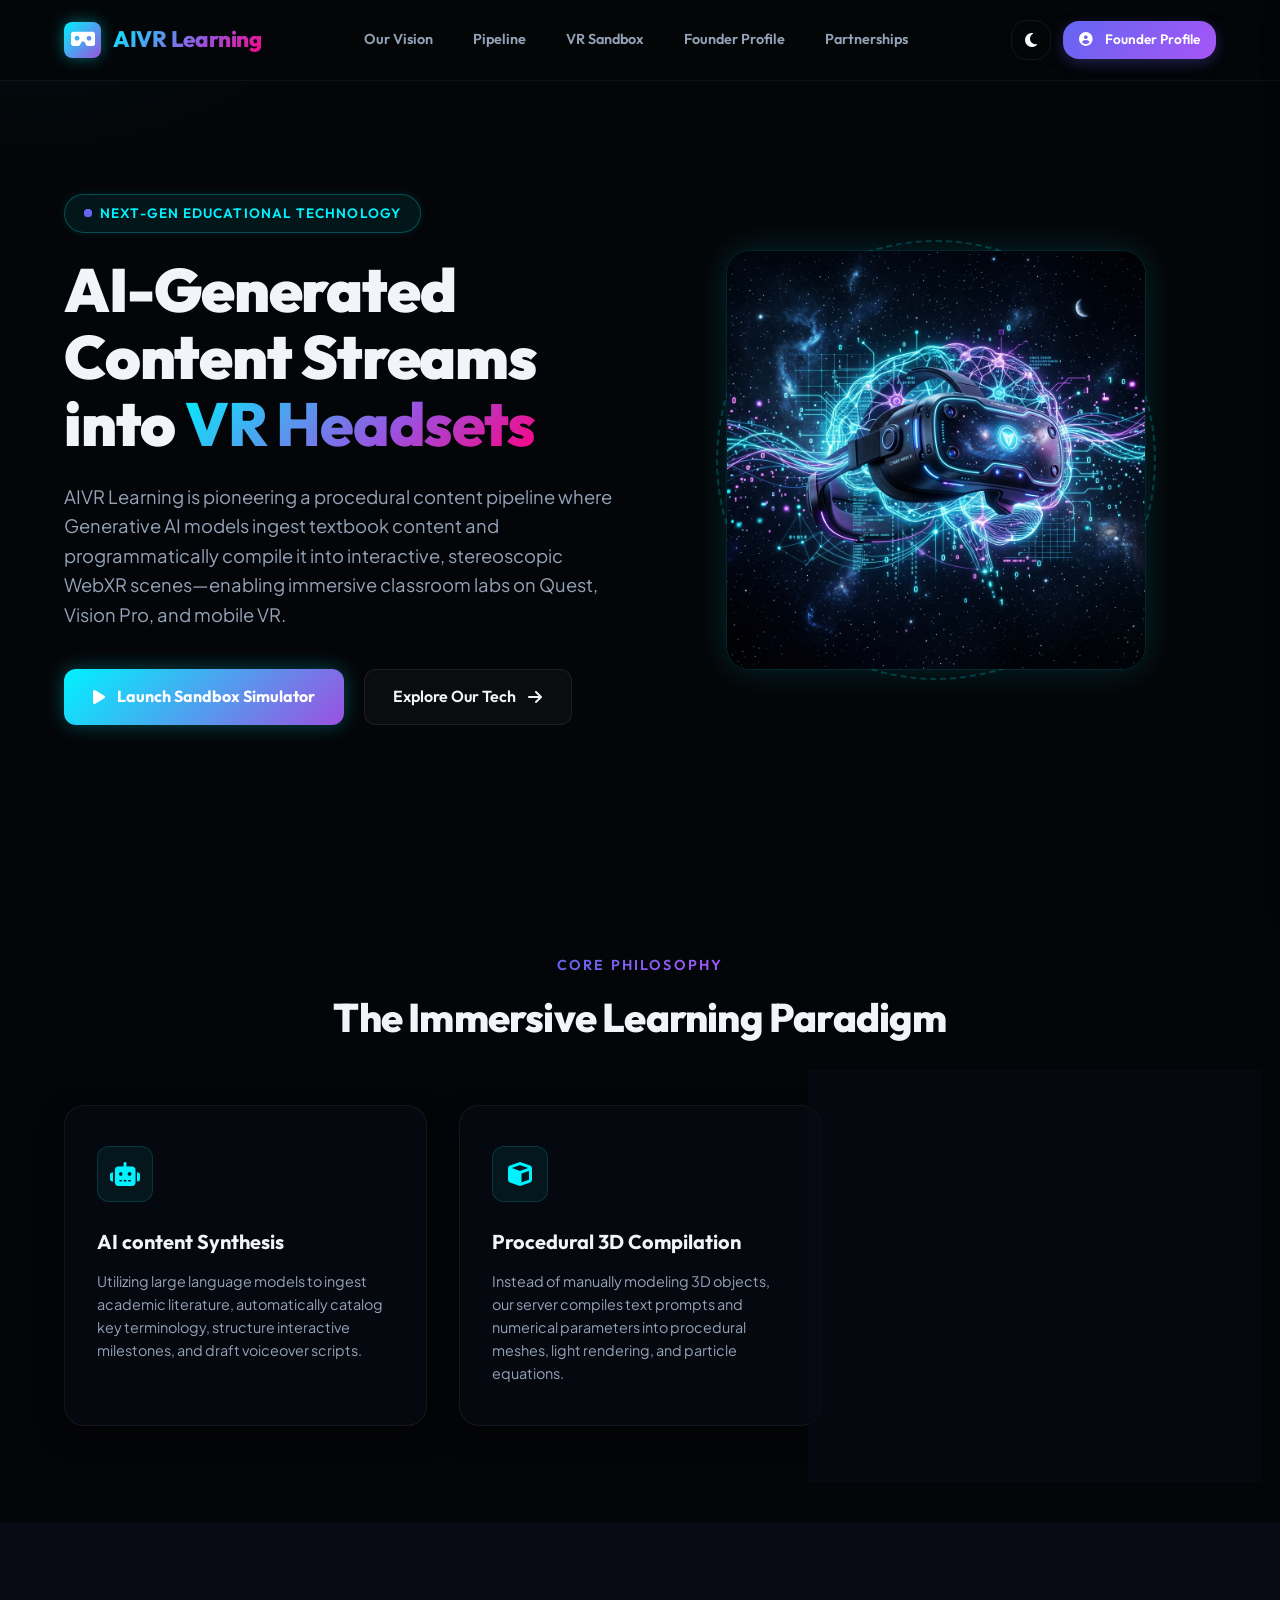
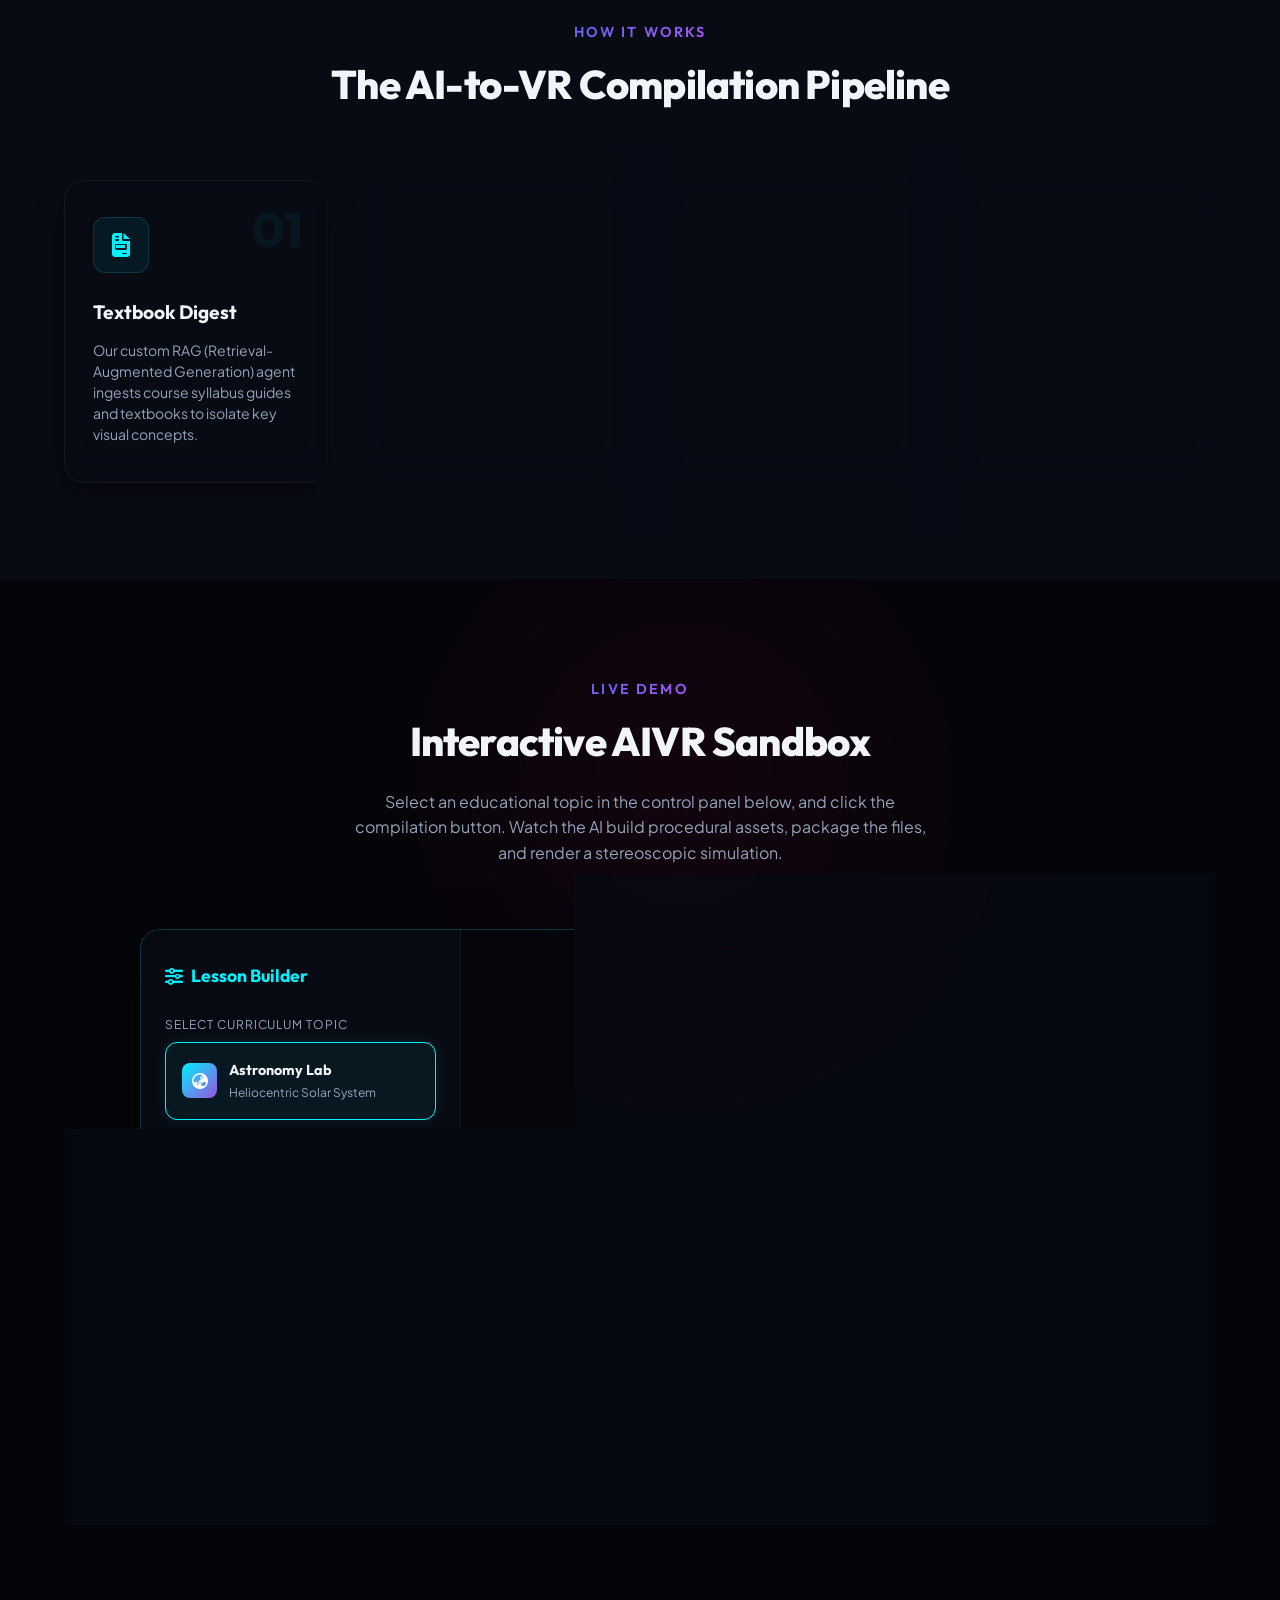
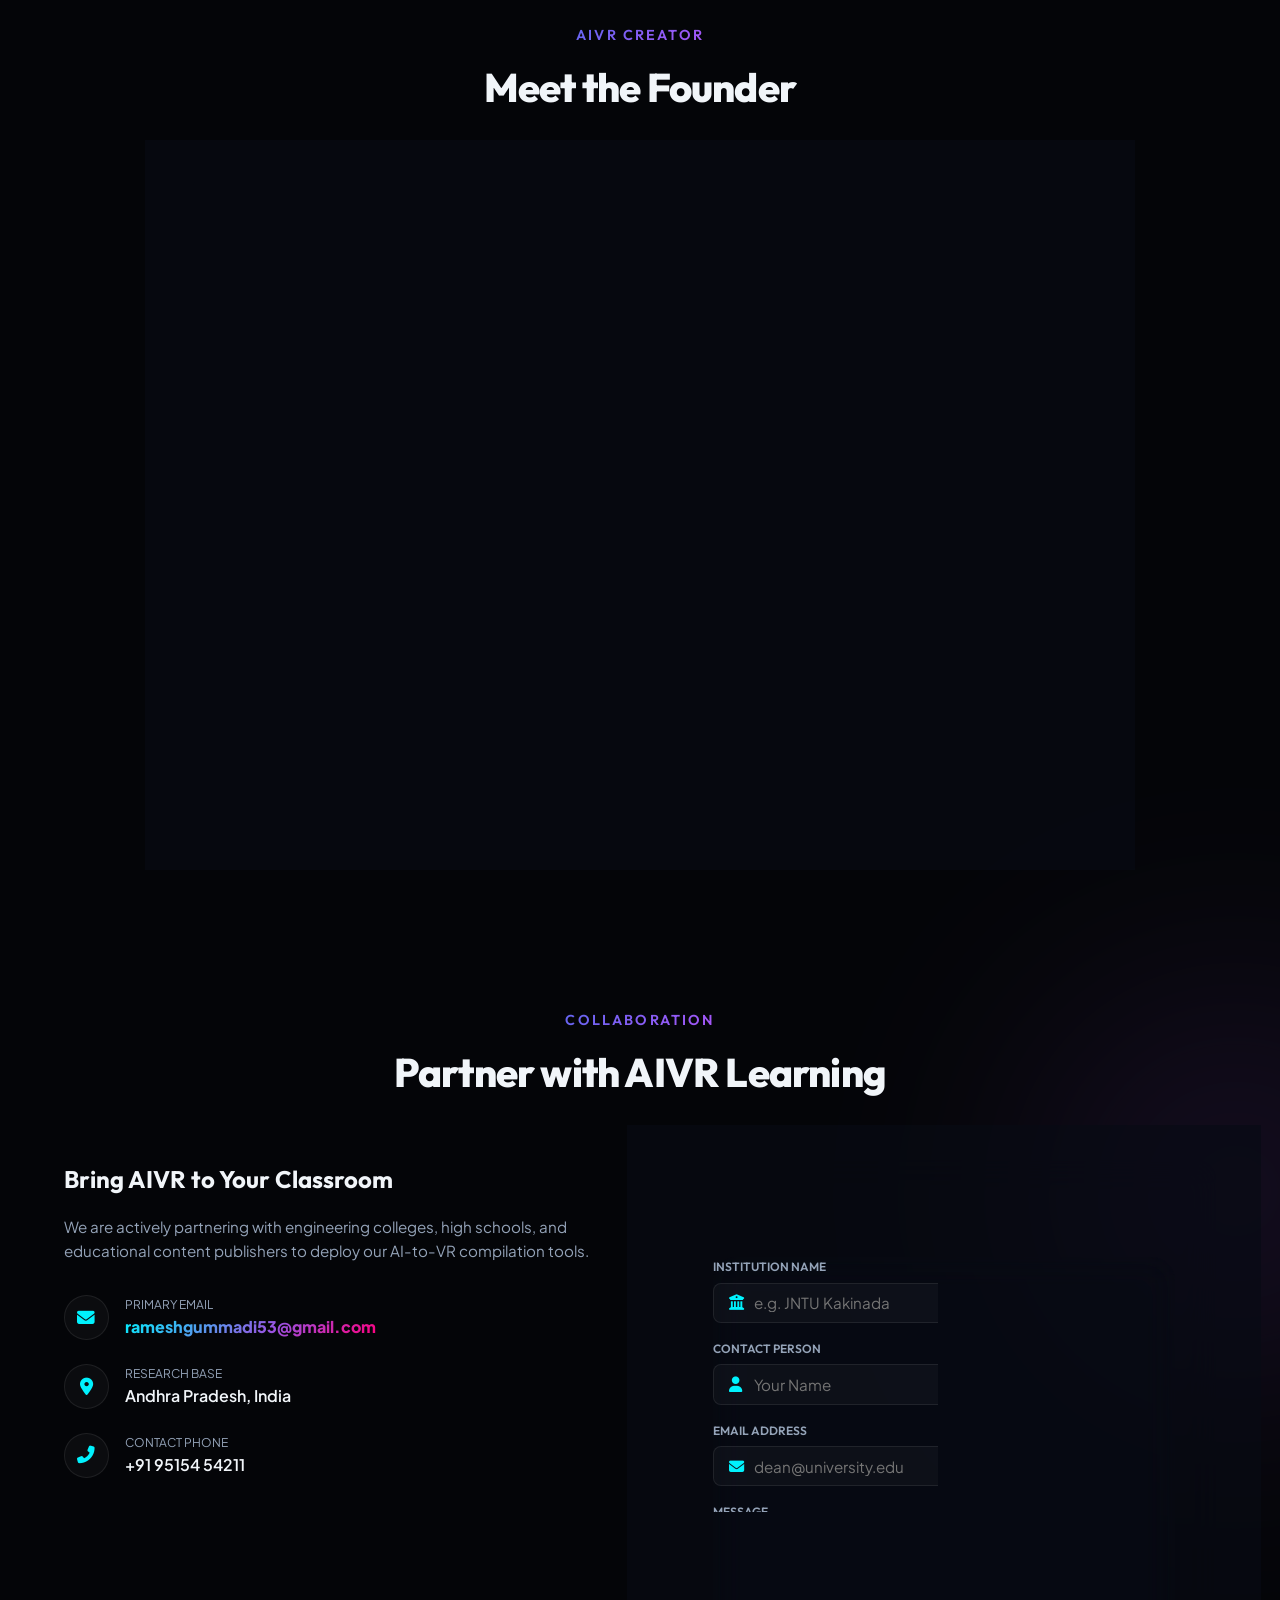
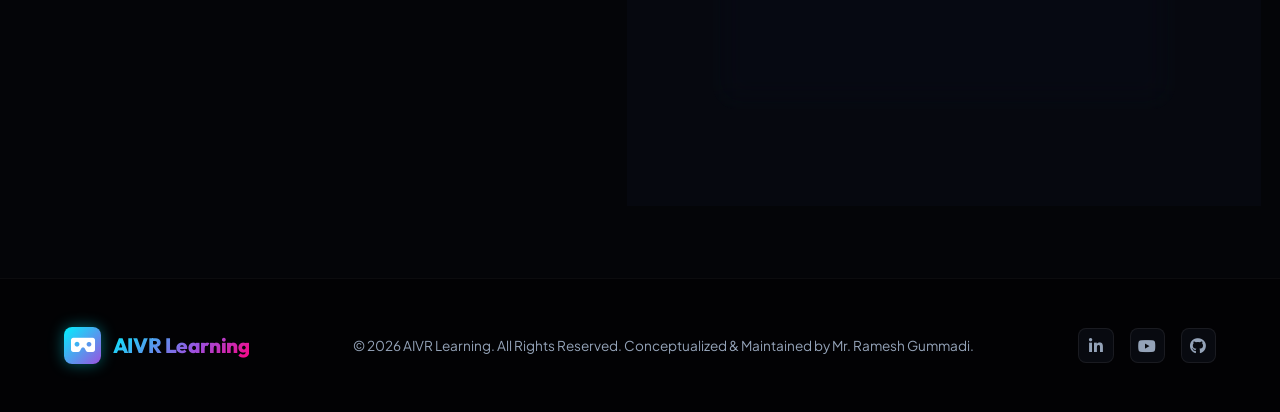
<file: index.html>
<!DOCTYPE html>
<html lang="en" data-theme="dark">
<head>
  <meta charset="UTF-8">
  <meta name="viewport" content="width=device-width, initial-scale=1.0">
  
  <!-- Primary SEO Meta Tags -->
  <title>AIVR Learning | AI-Generated Content for Immersive VR Classrooms</title>
  <meta name="title" content="AIVR Learning | AI-Generated Content for Immersive VR Classrooms">
  <meta name="description" content="AIVR Learning bridges Generative AI and Virtual Reality to create dynamic, immersive educational experiences. Discover our AI-to-VR content compilation pipeline.">
  <meta name="keywords" content="AIVR, AI, VR, Immersive Learning, Virtual Reality Classrooms, Ramesh Gummadi, Generative AI, Education Technology">
  <meta name="author" content="Mr. Ramesh Gummadi">

  <!-- Open Graph / Facebook -->
  <meta property="og:type" content="website">
  <meta property="og:url" content="https://aivrlearning.in/">
  <meta property="og:title" content="AIVR Learning | AI-Generated Immersive Education">
  <meta property="og:description" content="Synthesizing textbooks into interactive 3D virtual classrooms using custom AI agents and WebXR streaming.">
  <meta property="og:image" content="assets/aivr_hero.png">

  <!-- Google Fonts -->
  <link rel="preconnect" href="https://fonts.googleapis.com">
  <link rel="preconnect" href="https://fonts.gstatic.com" crossorigin>
  <link href="https://fonts.googleapis.com/css2?family=Outfit:wght@300;400;500;600;700;800;900&family=Plus+Jakarta+Sans:ital,wght@0,300;0,400;0,500;0,600;0,700;1,400&display=swap" rel="stylesheet">
  
  <!-- FontAwesome Icons -->
  <link rel="stylesheet" href="https://cdnjs.cloudflare.com/ajax/libs/font-awesome/6.4.0/css/all.min.css">
  
  <!-- Core Design System + AIVR Specific Styles -->
  <link rel="stylesheet" href="css/styles.css?v=1.3">
  <link rel="stylesheet" href="css/aivr.css?v=1.3">
  <script>
    // Immediately set theme before rendering to prevent white/dark flashes
    const savedTheme = localStorage.getItem("ramesh_portfolio_theme") || "dark";
    document.documentElement.setAttribute("data-theme", savedTheme);
  </script>
</head>
<body class="aivr-page">

  <!-- Ambient Glow Blobs -->
  <div class="aivr-blob aivr-blob-cyan"></div>
  <div class="aivr-blob aivr-blob-purple"></div>
  <div class="aivr-blob aivr-blob-pink"></div>

  <!-- Header / Navigation -->
  <header class="aivr-header" id="aivr-header">
    <div class="container nav-container">
      <a href="#" class="aivr-logo">
        <span class="aivr-logo-icon"><i class="fas fa-vr-cardboard"></i></span>
        <span class="logo-text gradient-text-aivr">AIVR Learning</span>
      </a>

      <!-- Desktop Nav Menu -->
      <nav class="nav-menu">
        <a href="#vision" class="aivr-nav-link">Our Vision</a>
        <a href="#pipeline" class="aivr-nav-link">Pipeline</a>
        <a href="#sandbox" class="aivr-nav-link">VR Sandbox</a>
        <a href="#founder" class="aivr-nav-link">Founder Profile</a>
        <a href="#contact" class="aivr-nav-link">Partnerships</a>
      </nav>

      <!-- Nav Actions -->
      <div class="nav-actions">
        <button id="theme-toggle" class="nav-action-btn" title="Toggle Light/Dark Theme">
          <i class="fas fa-moon"></i>
        </button>
        <a href="#founder" class="btn btn-primary btn-small">
          <i class="fas fa-user-circle"></i> Founder Profile
        </a>
        <button id="aivr-mobile-menu-toggle" class="nav-action-btn mobile-toggle" style="background: transparent;" title="Toggle Menu">
          <i class="fas fa-bars"></i>
        </button>
      </div>
    </div>
  </header>

  <!-- Mobile Menu Drawer -->
  <div class="mobile-drawer" id="aivr-mobile-drawer">
    <div class="drawer-header">
      <div class="drawer-logo">
        <i class="fas fa-vr-cardboard text-blue"></i> AIVR Learning
      </div>
      <button id="aivr-mobile-menu-close" class="drawer-close-btn">
        <i class="fas fa-times"></i>
      </button>
    </div>
    <nav class="drawer-nav">
      <a href="#vision" class="drawer-link">Our Vision</a>
      <a href="#pipeline" class="drawer-link">Pipeline</a>
      <a href="#sandbox" class="drawer-link">VR Sandbox</a>
      <a href="#founder" class="drawer-link">Founder Profile</a>
      <a href="#contact" class="drawer-link">Partnerships</a>
      <hr class="drawer-divider">
      <a href="#founder" class="drawer-admin-btn">
        <i class="fas fa-user-circle"></i> Founder Profile
      </a>
    </nav>
  </div>
  <div class="drawer-overlay" id="aivr-drawer-overlay"></div>

  <!-- Main Hero Section -->
  <main>
    <section class="aivr-hero">
      <div class="container grid-2">
        <div class="aivr-hero-text">
          <div class="aivr-hero-tag">
            <span class="pulse-indicator"></span> Next-Gen Educational Technology
          </div>
          <h1 class="aivr-hero-title">
            AI-Generated Content Streams into <span class="gradient-text-aivr">VR Headsets</span>
          </h1>
          <p class="aivr-hero-desc">
            AIVR Learning is pioneering a procedural content pipeline where Generative AI models ingest textbook content and programmatically compile it into interactive, stereoscopic WebXR scenes—enabling immersive classroom labs on Quest, Vision Pro, and mobile VR.
          </p>
          <div class="aivr-hero-btns">
            <a href="#sandbox" class="btn-aivr-primary">
              <i class="fas fa-play"></i> Launch Sandbox Simulator
            </a>
            <a href="#pipeline" class="btn-aivr-secondary">
              Explore Our Tech <i class="fas fa-arrow-right"></i>
            </a>
          </div>
        </div>

        <div class="aivr-hero-img-box">
          <div class="aivr-hero-glow-ring"></div>
          <img src="assets/aivr_hero.png" alt="AIVR Immersive Headset Illustration" class="aivr-hero-img">
        </div>
      </div>
    </section>

    <!-- Our Vision Section -->
    <section id="vision" class="section">
      <div class="container">
        <div class="section-title-wrapper">
          <span class="section-subtitle">Core Philosophy</span>
          <h2 class="section-title">The Immersive Learning Paradigm</h2>
        </div>

        <div class="grid-3" style="margin-top: 3rem;">
          <div class="aivr-glass-panel" style="padding: 2.5rem 2rem;">
            <div class="aivr-pipe-icon"><i class="fas fa-robot"></i></div>
            <h4 style="font-family: 'Outfit', sans-serif; font-size: 1.25rem; font-weight: 700; margin-bottom: 0.75rem;">AI content Synthesis</h4>
            <p style="color: var(--aivr-text-sub); font-size: 0.9rem; line-height: 1.6;">
              Utilizing large language models to ingest academic literature, automatically catalog key terminology, structure interactive milestones, and draft voiceover scripts.
            </p>
          </div>

          <div class="aivr-glass-panel" style="padding: 2.5rem 2rem;">
            <div class="aivr-pipe-icon"><i class="fas fa-cube"></i></div>
            <h4 style="font-family: 'Outfit', sans-serif; font-size: 1.25rem; font-weight: 700; margin-bottom: 0.75rem;">Procedural 3D Compilation</h4>
            <p style="color: var(--aivr-text-sub); font-size: 0.9rem; line-height: 1.6;">
              Instead of manually modeling 3D objects, our server compiles text prompts and numerical parameters into procedural meshes, light rendering, and particle equations.
            </p>
          </div>

          <div class="aivr-glass-panel" style="padding: 2.5rem 2rem;">
            <div class="aivr-pipe-icon"><i class="fas fa-vr-cardboard"></i></div>
            <h4 style="font-family: 'Outfit', sans-serif; font-size: 1.25rem; font-weight: 700; margin-bottom: 0.75rem;">Immersive WebXR Delivery</h4>
            <p style="color: var(--aivr-text-sub); font-size: 0.9rem; line-height: 1.6;">
              Compiled scenes are packaged into light WebXR bundles that stream instantly over standard web browsers directly into any VR headset without local app installation.
            </p>
          </div>
        </div>
      </div>
    </section>

    <!-- Pipeline Stages Section -->
    <section id="pipeline" class="section aivr-pipeline-section">
      <div class="container">
        <div class="section-title-wrapper">
          <span class="section-subtitle">How it Works</span>
          <h2 class="section-title">The AI-to-VR Compilation Pipeline</h2>
        </div>

        <div class="aivr-pipe-grid">
          <!-- Step 1 -->
          <div class="aivr-pipe-card aivr-glass-panel">
            <span class="aivr-pipe-num">01</span>
            <div class="aivr-pipe-icon"><i class="fas fa-file-invoice"></i></div>
            <h4>Textbook Digest</h4>
            <p>Our custom RAG (Retrieval-Augmented Generation) agent ingests course syllabus guides and textbooks to isolate key visual concepts.</p>
          </div>

          <!-- Step 2 -->
          <div class="aivr-pipe-card aivr-glass-panel">
            <span class="aivr-pipe-num">02</span>
            <div class="aivr-pipe-icon"><i class="fas fa-magic"></i></div>
            <h4>Asset Synthesis</h4>
            <p>Procedural generator algorithms construct 3D geometries, particle dynamics, and audio spatialization metrics from parsed concepts.</p>
          </div>

          <!-- Step 3 -->
          <div class="aivr-pipe-card aivr-glass-panel">
            <span class="aivr-pipe-num">03</span>
            <div class="aivr-pipe-icon"><i class="fas fa-box-open"></i></div>
            <h4>WebXR Packaging</h4>
            <p>Assets are optimized and compiled into standard WebXR code containers that can render seamlessly on mobile, desktop, or headset screens.</p>
          </div>

          <!-- Step 4 -->
          <div class="aivr-pipe-card aivr-glass-panel">
            <span class="aivr-pipe-num">04</span>
            <div class="aivr-pipe-icon"><i class="fas fa-headset"></i></div>
            <h4>Immersive Lesson</h4>
            <p>Students enter a stereoscopic 3D learning world to inspect microscopic atoms, plant cells, or planetary orbits in real-time.</p>
          </div>
        </div>
      </div>
    </section>

    <!-- Sandbox Simulator Section -->
    <section id="sandbox" class="section aivr-sandbox-section">
      <div class="container">
        <div class="section-title-wrapper">
          <span class="section-subtitle">Live Demo</span>
          <h2 class="section-title">Interactive AIVR Sandbox</h2>
          <p style="color: var(--aivr-text-sub); margin-top: 1rem; max-width: 600px; margin-left: auto; margin-right: auto;">
            Select an educational topic in the control panel below, and click the compilation button. Watch the AI build procedural assets, package the files, and render a stereoscopic simulation.
          </p>
        </div>

        <div class="aivr-sandbox-container">
          <div class="aivr-sandbox-console aivr-glass-panel">
            
            <!-- Sidebar Controls -->
            <div class="aivr-sandbox-sidebar">
              <h4><i class="fas fa-sliders-h"></i> Lesson Builder</h4>
              
              <div class="aivr-control-group">
                <label>Select Curriculum Topic</label>
                <div class="aivr-topic-cards">
                  <!-- Option 1: Solar -->
                  <div class="aivr-topic-card active" data-topic="solar">
                    <div class="aivr-topic-card-icon"><i class="fas fa-globe-asia"></i></div>
                    <div class="aivr-topic-card-info">
                      <h5>Astronomy Lab</h5>
                      <p>Heliocentric Solar System</p>
                    </div>
                  </div>

                  <!-- Option 2: Bohr Atom -->
                  <div class="aivr-topic-card" data-topic="atom">
                    <div class="aivr-topic-card-icon"><i class="fas fa-atom"></i></div>
                    <div class="aivr-topic-card-info">
                      <h5>Quantum Physics</h5>
                      <p>Bohr Atomic Orbits</p>
                    </div>
                  </div>

                  <!-- Option 3: Photosynthesis -->
                  <div class="aivr-topic-card" data-topic="photosynthesis">
                    <div class="aivr-topic-card-icon"><i class="fas fa-seedling"></i></div>
                    <div class="aivr-topic-card-info">
                      <h5>Organic Biology</h5>
                      <p>Plant Photosynthesis Process</p>
                    </div>
                  </div>
                </div>
              </div>

              <button class="btn-aivr-primary" id="aivr-compile-btn" style="width: 100%; justify-content: center; padding: 0.8rem;">
                AI Generate VR Lesson <i class="fas fa-vr-cardboard"></i>
              </button>
            </div>

            <!-- Viewport Area -->
            <div class="aivr-sandbox-main">
              
              <!-- Console Log Overlay (visible during compiling) -->
              <div class="aivr-compile-overlay" id="aivr-compile-overlay">
                <div class="aivr-compile-logs" id="aivr-compile-logs">
                  <!-- Filled dynamically by aivr.js -->
                </div>
                <div class="aivr-compile-bar-container">
                  <div class="aivr-compile-bar" id="aivr-compile-bar"></div>
                </div>
              </div>

              <!-- VR Display Viewport -->
              <div class="aivr-sandbox-view">
                
                <!-- Standby screen -->
                <div class="aivr-vr-screen-hint" id="aivr-compile-hint">
                  <i class="fas fa-vr-cardboard" style="font-size: 3rem; color: var(--aivr-cyan); filter: drop-shadow(0 0 10px rgba(0, 242, 254, 0.4));"></i>
                  <h5 style="margin-top: 1rem;">VR Viewport Standby</h5>
                  <p style="font-size: 0.85rem; color: var(--aivr-text-sub); margin-top: 0.5rem;">
                    Select a topic and compile the lesson to launch the simulated stereoscopic VR projection screen.
                  </p>
                </div>

                <!-- Live Stereoscopic Canvas display (revealed post compile) -->
                <div class="aivr-simulated-display" id="aivr-simulated-display">
                  
                  <!-- Left View -->
                  <div class="aivr-viewport-half">
                    <span class="aivr-stereoscopic-hint">Left Eye (VR-L)</span>
                    <canvas id="aivr-canvas-l" class="aivr-canvas-scene"></canvas>
                  </div>

                  <!-- Right View -->
                  <div class="aivr-viewport-half">
                    <span class="aivr-stereoscopic-hint">Right Eye (VR-R)</span>
                    <canvas id="aivr-canvas-r" class="aivr-canvas-scene"></canvas>
                  </div>

                  <!-- Overlay controls -->
                  <div class="aivr-sim-controls">
                    <button class="aivr-sim-btn" id="aivr-btn-orbit" title="Toggle Rotation Orbit"><i class="fas fa-sync"></i></button>
                    <button class="aivr-sim-btn" id="aivr-btn-labels" title="Toggle Metadata Labels"><i class="fas fa-tags"></i></button>
                    <button class="aivr-sim-btn" id="aivr-btn-zoom" title="Cycle Lens Magnification" style="width: auto; padding: 0 0.6rem; font-size: 0.75rem; font-weight: 600;">
                      <i class="fas fa-search-plus" style="margin-right: 0.3rem;"></i> <span>Zoom 1.0x</span>
                    </button>
                  </div>

                </div>

              </div>

            </div>

          </div>
        </div>
      </div>
    </section>

    <!-- Meet The Founder Section -->
    <section id="founder" class="section">
      <div class="container">
        <div class="section-title-wrapper">
          <span class="section-subtitle">AIVR Creator</span>
          <h2 class="section-title">Meet the Founder</h2>
        </div>

        <div class="aivr-founder-card aivr-glass-panel">
          <div class="aivr-founder-photo-box">
            <a href="./RameshGummadi/" style="display: block; width: 100%;">
              <div class="aivr-founder-photo-frame" style="margin-left: auto; margin-right: auto;">
                <img src="assets/ram.jpg" alt="Mr. Ramesh Gummadi" class="aivr-founder-photo">
              </div>
            </a>
            <a href="./RameshGummadi/" class="btn btn-secondary btn-small">
              <i class="fas fa-external-link-alt"></i> Open Full Portfolio
            </a>
          </div>

          <div class="aivr-founder-details">
            <h3>Mr. Ramesh Gummadi</h3>
            <p class="aivr-founder-role">Assistant Professor & AI Researcher</p>
            <div class="aivr-founder-creds">
              <span class="aivr-founder-cred">M.Tech (AI - JNTU Kakinada)</span>
              <span class="aivr-founder-cred">MCA</span>
              <span class="aivr-founder-cred">Technical Trainer</span>
            </div>
            
            <p class="aivr-founder-bio">
              Mr. Ramesh Gummadi is an academician, IT developer, and technical trainer with over 4 years of teaching experience. His research paper published at the <strong>International Conference on Advance in Multidisciplinary Engineering (ICRAME-2026)</strong> outlines the conceptual framework for <em>"Faculty-Guided Generative AI Framework for Immersive Classroom Education"</em>.
            </p>
            <p class="aivr-founder-bio">
              The AIVR Learning portal represents a live implementation of his research thesis, showcasing how automated AI engines can ingest static text books and compile them into immersive WebXR-ready experiences for students.
            </p>

            <a href="./RameshGummadi/" class="btn btn-primary">
              Explore Academic Publications & Teaching Profile <i class="fas fa-arrow-right"></i>
            </a>
          </div>
        </div>
      </div>
    </section>

    <!-- Partnerships / Contact Section -->
    <section id="contact" class="section aivr-contact-section">
      <div class="container">
        <div class="section-title-wrapper">
          <span class="section-subtitle">Collaboration</span>
          <h2 class="section-title">Partner with AIVR Learning</h2>
        </div>

        <div class="aivr-contact-grid">
          <div class="aivr-contact-info">
            <h4>Bring AIVR to Your Classroom</h4>
            <p>
              We are actively partnering with engineering colleges, high schools, and educational content publishers to deploy our AI-to-VR compilation tools.
            </p>
            
            <div class="aivr-contact-item">
              <div class="aivr-contact-icon"><i class="fas fa-envelope"></i></div>
              <div class="aivr-contact-text">
                <span class="lbl">Primary Email</span>
                <span class="val"><a href="mailto:rameshgummadi53@gmail.com" class="gradient-text-aivr">rameshgummadi53@gmail.com</a></span>
              </div>
            </div>

            <div class="aivr-contact-item">
              <div class="aivr-contact-icon"><i class="fas fa-map-marker-alt"></i></div>
              <div class="aivr-contact-text">
                <span class="lbl">Research Base</span>
                <span class="val">Andhra Pradesh, India</span>
              </div>
            </div>

            <div class="aivr-contact-item">
              <div class="aivr-contact-icon"><i class="fas fa-phone-alt"></i></div>
              <div class="aivr-contact-text">
                <span class="lbl">Contact Phone</span>
                <span class="val">+91 95154 54211</span>
              </div>
            </div>
          </div>

          <div class="aivr-glass-panel" style="padding: 2.5rem;">
            <h4 style="font-family: 'Outfit', sans-serif; font-weight: 700; font-size: 1.25rem; margin-bottom: 1.5rem;">Inquire About Partnership</h4>
            <form action="#" onsubmit="event.preventDefault(); alert('Thank you! Your partnership inquiry has been sent to Mr. Ramesh Gummadi. He will get back to you soon.'); this.reset();" class="glass-form" style="padding: 0; background: transparent; border: none; box-shadow: none;">
              
              <div class="form-group" style="margin-bottom: 1rem;">
                <label style="font-size: 0.75rem; text-transform: uppercase;">Institution Name</label>
                <div class="input-wrapper" style="margin-top: 0.3rem;">
                  <i class="fas fa-university input-icon" style="color: var(--aivr-cyan);"></i>
                  <input type="text" placeholder="e.g. JNTU Kakinada" required style="width: 100%; background: rgba(255,255,255,0.03); border: 1px solid rgba(255,255,255,0.08); padding: 0.6rem 2.5rem; border-radius: 8px; color:#fff;">
                </div>
              </div>

              <div class="form-group" style="margin-bottom: 1rem;">
                <label style="font-size: 0.75rem; text-transform: uppercase;">Contact Person</label>
                <div class="input-wrapper" style="margin-top: 0.3rem;">
                  <i class="fas fa-user input-icon" style="color: var(--aivr-cyan);"></i>
                  <input type="text" placeholder="Your Name" required style="width: 100%; background: rgba(255,255,255,0.03); border: 1px solid rgba(255,255,255,0.08); padding: 0.6rem 2.5rem; border-radius: 8px; color:#fff;">
                </div>
              </div>

              <div class="form-group" style="margin-bottom: 1rem;">
                <label style="font-size: 0.75rem; text-transform: uppercase;">Email Address</label>
                <div class="input-wrapper" style="margin-top: 0.3rem;">
                  <i class="fas fa-envelope input-icon" style="color: var(--aivr-cyan);"></i>
                  <input type="email" placeholder="dean@university.edu" required style="width: 100%; background: rgba(255,255,255,0.03); border: 1px solid rgba(255,255,255,0.08); padding: 0.6rem 2.5rem; border-radius: 8px; color:#fff;">
                </div>
              </div>

              <div class="form-group" style="margin-bottom: 1.5rem;">
                <label style="font-size: 0.75rem; text-transform: uppercase;">Message</label>
                <textarea rows="4" placeholder="Briefly describe your institution's interest..." required style="width: 100%; background: rgba(255,255,255,0.03); border: 1px solid rgba(255,255,255,0.08); padding: 0.6rem 1rem; border-radius: 8px; color:#fff; margin-top: 0.3rem; resize: none;"></textarea>
              </div>

              <button type="submit" class="btn-aivr-primary" style="width: 100%; justify-content: center;">
                Submit Inquiry <i class="fas fa-paper-plane"></i>
              </button>
            </form>
          </div>
        </div>
      </div>
    </section>
  </main>

  <!-- Footer -->
  <footer class="aivr-footer">
    <div class="container aivr-footer-content">
      <div class="logo">
        <span class="aivr-logo-icon"><i class="fas fa-vr-cardboard"></i></span>
        <span class="logo-text gradient-text-aivr">AIVR Learning</span>
      </div>
      <p>&copy; 2026 AIVR Learning. All Rights Reserved. Conceptualized & Maintained by Mr. Ramesh Gummadi.</p>
      <div style="display: flex; gap: 1rem;">
        <a href="https://linkedin.com/in/gummadi-ramesh-85257a260" target="_blank" class="social-icon" style="width: 2.2rem; height: 2.2rem; font-size: 1rem;"><i class="fab fa-linkedin-in"></i></a>
        <a href="https://youtube.com/@AIVR_Channel" target="_blank" class="social-icon" style="width: 2.2rem; height: 2.2rem; font-size: 1rem;"><i class="fab fa-youtube"></i></a>
        <a href="https://github.com/ramesh-gummadi" target="_blank" class="social-icon" style="width: 2.2rem; height: 2.2rem; font-size: 1rem;"><i class="fab fa-github"></i></a>
      </div>
    </div>
  </footer>

  <!-- Scripts -->
  <script src="js/aivr.js?v=1.3"></script>
  <script>
    // Simple script to toggle Mobile Menu Drawer on root page
    const menuToggle = document.getElementById("aivr-mobile-menu-toggle");
    const menuClose = document.getElementById("aivr-mobile-menu-close");
    const mobileDrawer = document.getElementById("aivr-mobile-drawer");
    const drawerOverlay = document.getElementById("aivr-drawer-overlay");
    const drawerLinks = mobileDrawer.querySelectorAll("a");

    if (menuToggle && mobileDrawer && drawerOverlay) {
      menuToggle.addEventListener("click", () => {
        mobileDrawer.classList.add("open");
        drawerOverlay.classList.add("open");
        document.body.style.overflow = "hidden";
      });
    }

    const closeMenu = () => {
      mobileDrawer.classList.remove("open");
      drawerOverlay.classList.remove("open");
      document.body.style.overflow = "";
    };

    if (menuClose) menuClose.addEventListener("click", closeMenu);
    if (drawerOverlay) drawerOverlay.addEventListener("click", closeMenu);
    
    drawerLinks.forEach(link => {
      link.addEventListener("click", closeMenu);
    });
  </script>
</body>
</html>
</file>
<file: css/styles.css>
/* ==========================================================================
   DESIGN SYSTEM & VARIABLES
   ========================================================================== */
:root {
  /* Fonts */
  --font-primary: 'Outfit', sans-serif;
  --font-secondary: 'Plus Jakarta Sans', sans-serif;

  /* Transitions */
  --transition-fast: 0.2s cubic-bezier(0.4, 0, 0.2, 1);
  --transition-normal: 0.4s cubic-bezier(0.4, 0, 0.2, 1);
  --transition-slow: 0.8s cubic-bezier(0.4, 0, 0.2, 1);

  /* Border Radius */
  --radius-sm: 8px;
  --radius-md: 16px;
  --radius-lg: 24px;
  --radius-xl: 32px;
  --radius-full: 9999px;

  /* Theme: Dark Mode (Default) */
  --bg-primary: #08090d;
  --bg-secondary: #0f111a;
  --bg-glass: rgba(10, 12, 20, 0.7);
  --bg-glass-card: rgba(17, 20, 32, 0.45);
  --bg-glass-card-hover: rgba(25, 29, 48, 0.65);
  --border-color: rgba(255, 255, 255, 0.07);
  --border-color-glow: rgba(99, 102, 241, 0.25);
  --border-color-hover: rgba(255, 255, 255, 0.15);
  
  --text-primary: #f8fafc;
  --text-secondary: #94a3b8;
  --text-muted: #64748b;
  
  --primary: #6366f1;
  --primary-glow: rgba(99, 102, 241, 0.15);
  --primary-hover: #4f46e5;
  --secondary: #a855f7;
  --secondary-glow: rgba(168, 85, 247, 0.15);
  --secondary-hover: #9333ea;
  
  --accent-blue: #3b82f6;
  --accent-purple: #8b5cf6;
  --accent-green: #10b981;
  --accent-danger: #ef4444;
  --accent-danger-bg: rgba(239, 68, 68, 0.1);
  --accent-success: #10b981;
  --accent-success-bg: rgba(16, 185, 129, 0.1);
  
  --shadow-color: rgba(0, 0, 0, 0.5);
  --shadow-card: 0 8px 32px 0 rgba(0, 0, 0, 0.37);
  --shadow-card-hover: 0 12px 40px 0 rgba(99, 102, 241, 0.15);
  --blur-amt: 16px;
  
  --yt-red: #ff0000;
  --yt-red-hover: #cc0000;
}

[data-theme="light"] {
  /* Theme: Light Mode */
  --bg-primary: #f8fafc;
  --bg-secondary: #ffffff;
  --bg-glass: rgba(255, 255, 255, 0.7);
  --bg-glass-card: rgba(255, 255, 255, 0.55);
  --bg-glass-card-hover: rgba(255, 255, 255, 0.85);
  --border-color: rgba(15, 23, 42, 0.08);
  --border-color-glow: rgba(79, 70, 229, 0.15);
  --border-color-hover: rgba(15, 23, 42, 0.18);
  
  --text-primary: #0f172a;
  --text-secondary: #475569;
  --text-muted: #94a3b8;
  
  --primary: #4f46e5;
  --primary-glow: rgba(79, 70, 229, 0.08);
  --primary-hover: #3730a3;
  --secondary: #7c3aed;
  --secondary-glow: rgba(124, 58, 237, 0.08);
  --secondary-hover: #6d28d9;
  
  --accent-blue: #2563eb;
  --accent-purple: #7c3aed;
  --accent-green: #059669;
  --accent-danger: #dc2626;
  --accent-danger-bg: rgba(220, 38, 38, 0.06);
  --accent-success: #059669;
  --accent-success-bg: rgba(5, 150, 105, 0.06);
  
  --shadow-color: rgba(15, 23, 42, 0.08);
  --shadow-card: 0 8px 32px 0 rgba(15, 23, 42, 0.05);
  --shadow-card-hover: 0 12px 40px 0 rgba(79, 70, 229, 0.1);
}

/* ==========================================================================
   RESET & UTILITIES
   ========================================================================== */
*, *::before, *::after {
  box-sizing: border-box;
  margin: 0;
  padding: 0;
}

html {
  scroll-behavior: smooth;
  font-size: 16px;
}

body {
  font-family: var(--font-secondary);
  background-color: var(--bg-primary);
  color: var(--text-primary);
  line-height: 1.6;
  overflow-x: hidden;
  position: relative;
  transition: background-color var(--transition-normal), color var(--transition-normal);
}

a {
  color: inherit;
  text-decoration: none;
  transition: color var(--transition-fast);
}

button, input, select, textarea {
  font-family: inherit;
  color: inherit;
  font-size: inherit;
}

img {
  max-width: 100%;
  display: block;
}

ul {
  list-style: none;
}

.container {
  max-width: 1200px;
  margin: 0 auto;
  padding: 0 1.5rem;
  width: 100%;
}

/* Grid Layouts */
.grid-1 { display: grid; grid-template-columns: 1fr; gap: 1.5rem; }
.grid-2 { display: grid; grid-template-columns: repeat(2, 1fr); gap: 2rem; }
.grid-3 { display: grid; grid-template-columns: repeat(3, 1fr); gap: 2rem; }
.grid-4 { display: grid; grid-template-columns: repeat(4, 1fr); gap: 1.5rem; }

@media (max-width: 1024px) {
  .grid-4 { grid-template-columns: repeat(2, 1fr); }
  .grid-3 { grid-template-columns: repeat(2, 1fr); }
}

@media (max-width: 768px) {
  .grid-2, .grid-3, .grid-4 { grid-template-columns: 1fr; gap: 1.5rem; }
}

/* Section Common Styles */
.section {
  padding: 6rem 0;
  position: relative;
  z-index: 10;
}

.section-title-wrapper {
  margin-bottom: 3.5rem;
  text-align: center;
}

.section-title-wrapper.align-left {
  text-align: left;
  margin-bottom: 2rem;
}

.section-subtitle {
  font-family: var(--font-primary);
  font-size: 0.9rem;
  font-weight: 600;
  text-transform: uppercase;
  letter-spacing: 0.15em;
  color: var(--primary);
  margin-bottom: 0.5rem;
  display: inline-block;
  background: linear-gradient(135deg, var(--primary), var(--secondary));
  -webkit-background-clip: text;
  -webkit-text-fill-color: transparent;
}

.section-title {
  font-family: var(--font-primary);
  font-size: 2.5rem;
  font-weight: 800;
  letter-spacing: -0.02em;
}

@media (max-width: 768px) {
  .section { padding: 4rem 0; }
  .section-title { font-size: 2rem; }
}

/* Scrollbar Customization */
::-webkit-scrollbar {
  width: 10px;
}
::-webkit-scrollbar-track {
  background: var(--bg-primary);
}
::-webkit-scrollbar-thumb {
  background: var(--border-color);
  border-radius: var(--radius-full);
}
::-webkit-scrollbar-thumb:hover {
  background: var(--primary);
}

/* ==========================================================================
   AMBIENT BACKGROUND GLOW ACCENTS
   ========================================================================== */
.blob-accent {
  position: absolute;
  width: 500px;
  height: 500px;
  border-radius: 50%;
  filter: blur(100px);
  opacity: 0.15;
  z-index: 1;
  pointer-events: none;
  animation: floatBlob 20s infinite alternate ease-in-out;
}

[data-theme="light"] .blob-accent {
  opacity: 0.08;
}

.blob-1 {
  background: radial-gradient(circle, var(--primary) 0%, transparent 70%);
  top: 10%;
  left: -10%;
}

.blob-2 {
  background: radial-gradient(circle, var(--secondary) 0%, transparent 70%);
  bottom: 20%;
  right: -10%;
  animation-delay: -5s;
}

.blob-3 {
  background: radial-gradient(circle, var(--accent-blue) 0%, transparent 70%);
  top: 50%;
  left: 40%;
  animation-delay: -10s;
}

@keyframes floatBlob {
  0% { transform: translate(0, 0) scale(1); }
  50% { transform: translate(50px, -30px) scale(1.1); }
  100% { transform: translate(-30px, 40px) scale(0.95); }
}

/* ==========================================================================
   GLASSMORPHISM BASE CLASS & BUTTONS
   ========================================================================== */
.glass-panel {
  background-color: var(--bg-glass-card);
  backdrop-filter: blur(var(--blur-amt));
  -webkit-backdrop-filter: blur(var(--blur-amt));
  border: 1px solid var(--border-color);
  border-radius: var(--radius-md);
  box-shadow: var(--shadow-card);
  transition: border-color var(--transition-normal), background-color var(--transition-normal), box-shadow var(--transition-normal), transform var(--transition-normal);
}

.glass-panel:hover {
  border-color: var(--border-color-glow);
  box-shadow: var(--shadow-card-hover);
  background-color: var(--bg-glass-card-hover);
}

/* Buttons */
.btn {
  display: inline-flex;
  align-items: center;
  justify-content: center;
  gap: 0.75rem;
  padding: 0.8rem 1.6rem;
  font-family: var(--font-primary);
  font-weight: 600;
  font-size: 0.95rem;
  border-radius: var(--radius-md);
  cursor: pointer;
  transition: background-color var(--transition-fast), border-color var(--transition-fast), transform var(--transition-fast), box-shadow var(--transition-fast);
  border: none;
}

.btn:active {
  transform: scale(0.98);
}

.btn-primary {
  background: linear-gradient(135deg, var(--primary), var(--secondary));
  color: #ffffff;
  box-shadow: 0 4px 15px rgba(99, 102, 241, 0.3);
}

.btn-primary:hover {
  background: linear-gradient(135deg, var(--primary-hover), var(--secondary-hover));
  transform: translateY(-2px);
  box-shadow: 0 6px 20px rgba(99, 102, 241, 0.4);
}

.btn-secondary {
  background-color: var(--bg-glass-card);
  color: var(--text-primary);
  border: 1px solid var(--border-color);
}

.btn-secondary:hover {
  border-color: var(--primary);
  background-color: var(--bg-glass-card-hover);
  transform: translateY(-2px);
}

.btn-glass {
  background: rgba(255, 255, 255, 0.03);
  color: var(--text-primary);
  backdrop-filter: blur(8px);
  -webkit-backdrop-filter: blur(8px);
  border: 1px solid rgba(255, 255, 255, 0.08);
}

.btn-glass:hover {
  background: rgba(255, 255, 255, 0.08);
  border-color: rgba(255, 255, 255, 0.2);
  transform: translateY(-2px);
}

.btn-danger-outline {
  background: transparent;
  color: var(--accent-danger);
  border: 1px solid var(--accent-danger);
}

.btn-danger-outline:hover {
  background: var(--accent-danger-bg);
  transform: translateY(-2px);
}

.btn-danger {
  background-color: var(--accent-danger);
  color: #ffffff;
}

.btn-danger:hover {
  background-color: #d32f2f;
  transform: translateY(-2px);
}

.btn-success {
  background-color: var(--accent-success);
  color: #ffffff;
  box-shadow: 0 4px 15px rgba(16, 185, 129, 0.2);
}

.btn-success:hover {
  background-color: #059669;
  transform: translateY(-2px);
}

.btn-large {
  padding: 1rem 2rem;
  font-size: 1.1rem;
}

.btn-small {
  padding: 0.5rem 1rem;
  font-size: 0.85rem;
}

.btn-full {
  width: 100%;
}

.text-purple { color: var(--secondary) !important; }
.text-blue { color: var(--accent-blue) !important; }
.text-green { color: var(--accent-green) !important; }
.text-muted { color: var(--text-muted) !important; }

/* ==========================================================================
   HEADER & NAVIGATION
   ========================================================================== */
.header {
  position: fixed;
  top: 0;
  left: 0;
  width: 100%;
  padding: 1.25rem 0;
  z-index: 100;
  background-color: var(--bg-glass);
  backdrop-filter: blur(var(--blur-amt));
  -webkit-backdrop-filter: blur(var(--blur-amt));
  border-bottom: 1px solid var(--border-color);
  transition: padding var(--transition-fast), background-color var(--transition-normal);
}

.header.scrolled {
  padding: 0.8rem 0;
  box-shadow: var(--shadow-card);
}

.nav-container {
  display: flex;
  align-items: center;
  justify-content: space-between;
}

.logo {
  display: flex;
  align-items: center;
  gap: 0.75rem;
  font-family: var(--font-primary);
  font-weight: 800;
  font-size: 1.3rem;
  letter-spacing: -0.02em;
}

.logo-icon {
  width: 2.2rem;
  height: 2.2rem;
  background: linear-gradient(135deg, var(--primary), var(--secondary));
  border-radius: var(--radius-sm);
  display: flex;
  align-items: center;
  justify-content: center;
  color: #ffffff;
  font-size: 1.1rem;
  box-shadow: 0 4px 10px rgba(99, 102, 241, 0.2);
}

.logo:hover .logo-icon {
  transform: rotate(15deg);
}

.nav-menu {
  display: flex;
  align-items: center;
  gap: 0.5rem;
}

.nav-link {
  font-family: var(--font-primary);
  font-weight: 500;
  font-size: 0.9rem;
  padding: 0.5rem 1rem;
  border-radius: var(--radius-sm);
  color: var(--text-secondary);
}

.nav-link:hover, .nav-link.active {
  color: var(--text-primary);
  background-color: var(--primary-glow);
}

.nav-actions {
  display: flex;
  align-items: center;
  gap: 0.75rem;
}

.nav-action-btn {
  width: 2.5rem;
  height: 2.5rem;
  border-radius: var(--radius-md);
  border: 1px solid var(--border-color);
  background-color: transparent;
  cursor: pointer;
  display: flex;
  align-items: center;
  justify-content: center;
  color: var(--text-primary);
  transition: border-color var(--transition-fast), background-color var(--transition-fast);
}

.nav-action-btn:hover {
  border-color: var(--primary);
  background-color: var(--primary-glow);
}

.admin-btn {
  width: auto;
  padding: 0 1rem;
  gap: 0.5rem;
  font-family: var(--font-primary);
  font-weight: 600;
  font-size: 0.85rem;
  background: linear-gradient(135deg, rgba(99, 102, 241, 0.1), rgba(168, 85, 247, 0.1));
  border-color: var(--border-color-glow);
}

.admin-btn:hover {
  background: linear-gradient(135deg, var(--primary), var(--secondary));
  color: #ffffff;
}

.mobile-toggle {
  display: none;
}

@media (max-width: 992px) {
  .nav-menu { display: none; }
  .mobile-toggle { display: flex; }
  .admin-btn-text { display: none; }
  .admin-btn { width: 2.5rem; padding: 0; }
}

/* Mobile Drawer Navigation */
.mobile-drawer {
  position: fixed;
  top: 0;
  right: -320px;
  width: 300px;
  height: 100vh;
  background-color: var(--bg-secondary);
  border-left: 1px solid var(--border-color);
  z-index: 1000;
  padding: 2rem;
  display: flex;
  flex-direction: column;
  box-shadow: var(--shadow-card);
  transition: right 0.3s cubic-bezier(0.4, 0, 0.2, 1);
}

.mobile-drawer.open {
  right: 0;
}

.drawer-header {
  display: flex;
  align-items: center;
  justify-content: space-between;
  margin-bottom: 2.5rem;
}

.drawer-logo {
  font-family: var(--font-primary);
  font-weight: 700;
  font-size: 1.2rem;
  display: flex;
  align-items: center;
  gap: 0.5rem;
  color: var(--text-primary);
}

.drawer-close-btn {
  background: transparent;
  border: none;
  font-size: 1.25rem;
  color: var(--text-secondary);
  cursor: pointer;
}

.drawer-nav {
  display: flex;
  flex-direction: column;
  gap: 1rem;
}

.drawer-link {
  font-family: var(--font-primary);
  font-size: 1.05rem;
  font-weight: 500;
  color: var(--text-secondary);
  padding: 0.6rem 1rem;
  border-radius: var(--radius-sm);
}

.drawer-link:hover, .drawer-link.active {
  color: var(--text-primary);
  background-color: var(--primary-glow);
}

.drawer-divider {
  border: none;
  border-top: 1px solid var(--border-color);
  margin: 1.5rem 0;
}

.drawer-admin-btn {
  background: linear-gradient(135deg, var(--primary), var(--secondary));
  border: none;
  border-radius: var(--radius-md);
  padding: 0.8rem;
  color: #ffffff;
  font-family: var(--font-primary);
  font-weight: 600;
  cursor: pointer;
  display: flex;
  align-items: center;
  justify-content: center;
  gap: 0.5rem;
}

.drawer-overlay {
  position: fixed;
  top: 0;
  left: 0;
  width: 100vw;
  height: 100vh;
  background: rgba(0, 0, 0, 0.6);
  backdrop-filter: blur(4px);
  z-index: 999;
  display: none;
}

.drawer-overlay.open {
  display: block;
}

/* ==========================================================================
   HERO SECTION & TITLE ROTATOR
   ========================================================================== */
.hero-section {
  padding-top: 10rem;
  padding-bottom: 6rem;
  display: flex;
  align-items: center;
  min-height: 90vh;
}

.hero-badge {
  display: inline-flex;
  align-items: center;
  gap: 0.6rem;
  background-color: var(--primary-glow);
  border: 1px solid var(--border-color-glow);
  padding: 0.5rem 1.2rem;
  border-radius: var(--radius-full);
  font-family: var(--font-primary);
  font-size: 0.85rem;
  font-weight: 600;
  color: var(--primary);
  margin-bottom: 1.5rem;
}

.pulse-indicator {
  width: 8px;
  height: 8px;
  background-color: var(--primary);
  border-radius: 50%;
  display: inline-block;
  position: relative;
}

.pulse-indicator::after {
  content: '';
  width: 100%;
  height: 100%;
  border-radius: 50%;
  background-color: var(--primary);
  position: absolute;
  top: 0;
  left: 0;
  animation: pulse 1.5s infinite ease-out;
}

@keyframes pulse {
  0% { transform: scale(1); opacity: 1; }
  100% { transform: scale(2.5); opacity: 0; }
}

.hero-name {
  font-family: var(--font-primary);
  font-size: 4rem;
  font-weight: 800;
  letter-spacing: -0.03em;
  margin-bottom: 1rem;
  line-height: 1.1;
  background: linear-gradient(135deg, var(--text-primary) 30%, var(--text-secondary));
  -webkit-background-clip: text;
  -webkit-text-fill-color: transparent;
}

.hero-rotator {
  font-family: var(--font-primary);
  font-size: 1.8rem;
  font-weight: 600;
  margin-bottom: 1.5rem;
  color: var(--text-secondary);
}

.rotator-text {
  color: var(--primary);
  background: linear-gradient(135deg, var(--primary), var(--secondary));
  -webkit-background-clip: text;
  -webkit-text-fill-color: transparent;
  font-weight: 700;
}

.rotator-cursor {
  font-weight: 100;
  animation: blink 0.75s step-end infinite;
  color: var(--primary);
}

@keyframes blink {
  from, to { color: transparent }
  50% { color: var(--primary); }
}

.hero-intro {
  font-size: 1.1rem;
  color: var(--text-secondary);
  margin-bottom: 2.5rem;
  max-width: 550px;
}

.hero-buttons {
  display: flex;
  flex-wrap: wrap;
  gap: 1rem;
  margin-bottom: 3rem;
}

.hero-socials {
  display: flex;
  gap: 1.25rem;
}

.social-icon {
  width: 2.6rem;
  height: 2.6rem;
  border-radius: var(--radius-sm);
  background-color: var(--bg-glass-card);
  border: 1px solid var(--border-color);
  display: flex;
  align-items: center;
  justify-content: center;
  font-size: 1.2rem;
  color: var(--text-secondary);
  transition: transform var(--transition-fast), border-color var(--transition-fast), color var(--transition-fast), background-color var(--transition-fast);
}

.social-icon:hover {
  transform: translateY(-4px);
  border-color: var(--primary);
  color: var(--text-primary);
  background-color: var(--primary-glow);
}

/* Hero Image & Glass Frame */
.hero-image-content {
  display: flex;
  align-items: center;
  justify-content: center;
  position: relative;
}

.image-glass-frame {
  position: relative;
  background-color: var(--bg-glass-card);
  border: 1px solid var(--border-color);
  border-radius: var(--radius-xl);
  padding: 1rem;
  backdrop-filter: blur(var(--blur-amt));
  -webkit-backdrop-filter: blur(var(--blur-amt));
  box-shadow: var(--shadow-card);
  max-width: 400px;
  width: 100%;
  aspect-ratio: 1;
}

.profile-img {
  width: 100%;
  height: 100%;
  object-fit: cover;
  border-radius: var(--radius-lg);
  border: 1px solid rgba(255, 255, 255, 0.05);
}

/* Floating Badges */
.floating-badge {
  position: absolute;
  background: var(--bg-glass);
  backdrop-filter: blur(10px);
  -webkit-backdrop-filter: blur(10px);
  border: 1px solid var(--border-color);
  padding: 0.6rem 1rem;
  border-radius: var(--radius-md);
  display: flex;
  align-items: center;
  gap: 0.6rem;
  font-family: var(--font-primary);
  font-size: 0.85rem;
  font-weight: 600;
  box-shadow: var(--shadow-card);
  animation: floatBadge 6s ease-in-out infinite;
}

.badge-top-left {
  top: -15px;
  left: -20px;
}

.badge-bottom-right {
  bottom: 20px;
  right: -20px;
  animation-delay: -2s;
}

.badge-top-right {
  top: 40px;
  right: -15px;
  animation-delay: -4s;
}

@keyframes floatBadge {
  0% { transform: translateY(0); }
  50% { transform: translateY(-10px); }
  100% { transform: translateY(0); }
}

@media (max-width: 768px) {
  .hero-section { padding-top: 8rem; padding-bottom: 4rem; }
  .hero-name { font-size: 2.8rem; }
  .hero-rotator { font-size: 1.4rem; }
  .hero-image-content { order: -1; margin-bottom: 3rem; }
  .image-glass-frame { max-width: 320px; }
  .badge-top-left { left: 0; }
  .badge-bottom-right { right: 0; }
  .badge-top-right { right: 0; }
}

/* ==========================================================================
   ACHIEVEMENTS (COUNTERS) SECTION
   ========================================================================== */
.achievements-section {
  padding: 3rem 0;
}

.achievements-grid {
  gap: 1.5rem;
}

.achievement-card {
  padding: 2rem;
  text-align: center;
}

.achievement-icon-box {
  width: 3.2rem;
  height: 3.2rem;
  margin: 0 auto 1rem;
  border-radius: var(--radius-sm);
  background: var(--primary-glow);
  display: flex;
  align-items: center;
  justify-content: center;
  font-size: 1.4rem;
  color: var(--primary);
  border: 1px solid var(--border-color-glow);
}

.achievement-value {
  font-family: var(--font-primary);
  font-size: 2.5rem;
  font-weight: 800;
  margin-bottom: 0.25rem;
  background: linear-gradient(135deg, var(--text-primary), var(--primary));
  -webkit-background-clip: text;
  -webkit-text-fill-color: transparent;
}

.achievement-label {
  font-family: var(--font-primary);
  font-size: 0.9rem;
  font-weight: 600;
  color: var(--text-secondary);
}

/* ==========================================================================
   ABOUT ME SECTION
   ========================================================================== */
.about-grid {
  display: grid;
  grid-template-columns: 3fr 2fr;
  gap: 3rem;
}

.about-bio-text {
  font-size: 1.05rem;
  color: var(--text-secondary);
  margin-bottom: 1.5rem;
}

.about-meta-grid {
  display: grid;
  grid-template-columns: repeat(2, 1fr);
  gap: 1.5rem;
  margin-top: 2rem;
}

.about-meta-item {
  display: flex;
  gap: 1rem;
}

.meta-icon-box {
  font-size: 1.25rem;
  color: var(--primary);
  margin-top: 0.2rem;
}

.meta-info h5 {
  font-family: var(--font-primary);
  font-size: 1rem;
  font-weight: 700;
  margin-bottom: 0.2rem;
}

.meta-info p {
  font-size: 0.9rem;
  color: var(--text-secondary);
}

/* Right Column Focus Card */
.focus-card {
  padding: 2.5rem;
}

.focus-card h4 {
  font-family: var(--font-primary);
  font-size: 1.3rem;
  font-weight: 700;
  margin-bottom: 1.25rem;
  border-bottom: 1px solid var(--border-color);
  padding-bottom: 0.75rem;
}

.goal-box {
  background-color: var(--primary-glow);
  border: 1px solid var(--border-color-glow);
  padding: 1.2rem;
  border-radius: var(--radius-md);
  margin-bottom: 1.5rem;
}

.goal-box h5 {
  font-family: var(--font-primary);
  font-size: 0.85rem;
  text-transform: uppercase;
  letter-spacing: 0.1em;
  color: var(--primary);
  margin-bottom: 0.4rem;
}

.goal-box p {
  font-size: 0.95rem;
  font-weight: 500;
  line-height: 1.5;
}

.focus-tag-title {
  font-family: var(--font-primary);
  font-size: 0.9rem;
  font-weight: 600;
  color: var(--text-secondary);
  margin-bottom: 0.75rem;
}

.focus-tags {
  display: flex;
  flex-wrap: wrap;
  gap: 0.5rem;
}

.focus-tag {
  background-color: rgba(255, 255, 255, 0.03);
  border: 1px solid var(--border-color);
  padding: 0.4rem 0.8rem;
  border-radius: var(--radius-sm);
  font-size: 0.8rem;
  font-weight: 500;
  color: var(--text-secondary);
}

.focus-tag:hover {
  border-color: var(--secondary);
  color: var(--text-primary);
}

@media (max-width: 992px) {
  .about-grid { grid-template-columns: 1fr; gap: 2rem; }
}

/* ==========================================================================
   TIMELINE (EXPERIENCE & EDUCATION)
   ========================================================================== */
.timeline-tabs {
  display: flex;
  justify-content: center;
  gap: 1.5rem;
  margin-bottom: 4rem;
}

.tab-btn {
  background: var(--bg-glass-card);
  border: 1px solid var(--border-color);
  padding: 0.8rem 1.6rem;
  border-radius: var(--radius-md);
  font-family: var(--font-primary);
  font-weight: 600;
  cursor: pointer;
  display: flex;
  align-items: center;
  gap: 0.75rem;
  color: var(--text-secondary);
  transition: all var(--transition-fast);
}

.tab-btn:hover {
  border-color: var(--primary);
  color: var(--text-primary);
}

.tab-btn.active {
  background: linear-gradient(135deg, var(--primary), var(--secondary));
  color: #ffffff;
  border-color: transparent;
  box-shadow: 0 4px 15px rgba(99, 102, 241, 0.2);
}

.timeline-contents {
  position: relative;
  max-width: 800px;
  margin: 0 auto;
}

.timeline-view {
  display: none;
}

.timeline-view.active {
  display: block;
  animation: fadeIn 0.5s ease-out;
}

@keyframes fadeIn {
  from { opacity: 0; transform: translateY(15px); }
  to { opacity: 1; transform: translateY(0); }
}

.timeline {
  position: relative;
  padding-left: 2.5rem;
}

.timeline::before {
  content: '';
  position: absolute;
  top: 0;
  left: 11px;
  height: 100%;
  width: 2px;
  background: linear-gradient(to bottom, var(--primary), var(--secondary), transparent);
}

.timeline-item {
  position: relative;
  margin-bottom: 3rem;
}

.timeline-item:last-child {
  margin-bottom: 0;
}

.timeline-marker {
  position: absolute;
  left: -2.5rem;
  top: 0.2rem;
  width: 24px;
  height: 24px;
  border-radius: 50%;
  background-color: var(--bg-secondary);
  border: 2px solid var(--primary);
  display: flex;
  align-items: center;
  justify-content: center;
  color: var(--primary);
  font-size: 0.75rem;
  z-index: 10;
  box-shadow: 0 0 10px rgba(99, 102, 241, 0.2);
}

.timeline-item:hover .timeline-marker {
  background: linear-gradient(135deg, var(--primary), var(--secondary));
  border-color: transparent;
  color: #ffffff;
  box-shadow: 0 0 15px var(--primary);
  transform: scale(1.1);
}

.timeline-panel {
  padding: 1.75rem;
}

.timeline-header {
  display: flex;
  justify-content: space-between;
  align-items: flex-start;
  margin-bottom: 1rem;
  border-bottom: 1px solid var(--border-color);
  padding-bottom: 0.75rem;
}

.timeline-title-group h4 {
  font-family: var(--font-primary);
  font-size: 1.2rem;
  font-weight: 700;
  line-height: 1.3;
}

.timeline-org {
  font-size: 0.95rem;
  color: var(--primary);
  font-weight: 600;
  margin-top: 0.2rem;
}

.timeline-period {
  font-family: var(--font-primary);
  font-size: 0.8rem;
  font-weight: 700;
  padding: 0.3rem 0.8rem;
  background-color: var(--primary-glow);
  color: var(--primary);
  border-radius: var(--radius-full);
  border: 1px solid var(--border-color-glow);
  white-space: nowrap;
}

.timeline-desc {
  font-size: 0.95rem;
  color: var(--text-secondary);
}

@media (max-width: 768px) {
  .timeline-header { flex-direction: column; gap: 0.5rem; }
  .timeline-period { align-self: flex-start; }
}

/* ==========================================================================
   SKILLS SECTION
   ========================================================================== */
.skill-card {
  padding: 2rem;
}

.skill-card-header {
  display: flex;
  align-items: center;
  gap: 1rem;
  margin-bottom: 1.5rem;
}

.skill-icon-box {
  width: 2.8rem;
  height: 2.8rem;
  border-radius: var(--radius-sm);
  background: var(--secondary-glow);
  display: flex;
  align-items: center;
  justify-content: center;
  font-size: 1.25rem;
  color: var(--secondary);
  border: 1px solid var(--border-color-glow);
}

.skill-card h4 {
  font-family: var(--font-primary);
  font-size: 1.15rem;
  font-weight: 700;
}

.skill-list {
  display: flex;
  flex-direction: column;
  gap: 0.8rem;
}

.skill-item-info {
  display: flex;
  align-items: center;
  gap: 0.5rem;
}

.skill-dot {
  width: 6px;
  height: 6px;
  background-color: var(--primary);
  border-radius: 50%;
}

.skill-name {
  font-size: 0.95rem;
  font-weight: 550;
  color: var(--text-primary);
}

/* ==========================================================================
   RESEARCH & PUBLICATIONS SECTION
   ========================================================================== */
.research-focus-card {
  padding: 3rem;
  margin-bottom: 4rem;
  border-left: 4px solid var(--primary);
}

.rf-header-group {
  margin-bottom: 1.5rem;
}

.rf-header-group h4 {
  font-family: var(--font-primary);
  font-size: 1.5rem;
  font-weight: 800;
  line-height: 1.3;
  margin-top: 0.25rem;
}

.rf-desc {
  font-size: 1.05rem;
  color: var(--text-secondary);
  margin-bottom: 2rem;
  max-width: 900px;
}

.rf-areas-box h5 {
  font-family: var(--font-primary);
  font-size: 0.9rem;
  font-weight: 700;
  text-transform: uppercase;
  color: var(--text-muted);
  letter-spacing: 0.05em;
  margin-bottom: 0.75rem;
}

.rf-areas-list {
  display: flex;
  flex-wrap: wrap;
  gap: 0.6rem;
}

.rf-area-tag {
  background: var(--primary-glow);
  color: var(--primary);
  border: 1px solid var(--border-color-glow);
  padding: 0.4rem 1rem;
  border-radius: var(--radius-full);
  font-size: 0.85rem;
  font-weight: 600;
}

/* Publications Grid & Filters */
.filter-header {
  display: flex;
  justify-content: space-between;
  align-items: center;
  margin-bottom: 2rem;
  border-bottom: 1px solid var(--border-color);
  padding-bottom: 1rem;
}

.filter-header h4 {
  font-family: var(--font-primary);
  font-size: 1.3rem;
  font-weight: 700;
}

.publication-filters {
  display: flex;
  gap: 0.5rem;
}

.filter-btn {
  background: transparent;
  border: 1px solid var(--border-color);
  color: var(--text-secondary);
  padding: 0.4rem 1rem;
  border-radius: var(--radius-sm);
  font-family: var(--font-primary);
  font-size: 0.85rem;
  font-weight: 600;
  cursor: pointer;
  transition: all var(--transition-fast);
}

.filter-btn:hover, .filter-btn.active {
  border-color: var(--primary);
  color: var(--text-primary);
  background-color: var(--primary-glow);
}

.publication-card {
  padding: 2rem;
}

.pub-meta-row {
  display: flex;
  justify-content: space-between;
  align-items: center;
  margin-bottom: 1rem;
}

.pub-type-badge {
  font-family: var(--font-primary);
  font-size: 0.75rem;
  font-weight: 700;
  padding: 0.2rem 0.6rem;
  border-radius: var(--radius-full);
}

.pub-type-badge.journal {
  background-color: rgba(16, 185, 129, 0.1);
  color: var(--accent-green);
  border: 1px solid rgba(16, 185, 129, 0.2);
}

.pub-type-badge.conference {
  background-color: rgba(59, 130, 246, 0.1);
  color: var(--accent-blue);
  border: 1px solid rgba(59, 130, 246, 0.2);
}

.pub-year {
  font-family: var(--font-primary);
  font-size: 0.85rem;
  font-weight: 700;
  color: var(--text-secondary);
}

.publication-card h4 {
  font-family: var(--font-primary);
  font-size: 1.25rem;
  font-weight: 700;
  line-height: 1.35;
  margin-bottom: 0.5rem;
}

.pub-authors {
  font-size: 0.95rem;
  color: var(--text-primary);
  font-weight: 550;
  margin-bottom: 0.25rem;
}

.pub-venue {
  font-size: 0.9rem;
  color: var(--text-secondary);
  font-style: italic;
  margin-bottom: 1.25rem;
}

.pub-actions {
  display: flex;
  align-items: center;
  gap: 1.5rem;
  border-top: 1px solid var(--border-color);
  padding-top: 1rem;
}

.pub-action-link {
  font-size: 0.85rem;
  font-weight: 600;
  color: var(--primary);
  display: flex;
  align-items: center;
  gap: 0.4rem;
}

.pub-action-link:hover {
  text-decoration: underline;
  color: var(--primary-hover);
}

.pub-toggle-abstract {
  font-size: 0.85rem;
  font-weight: 600;
  color: var(--text-secondary);
  background: transparent;
  border: none;
  cursor: pointer;
  display: flex;
  align-items: center;
  gap: 0.4rem;
}

.pub-toggle-abstract:hover {
  color: var(--text-primary);
}

.pub-abstract-content {
  margin-top: 1rem;
  padding: 1.2rem;
  background-color: rgba(255, 255, 255, 0.02);
  border-radius: var(--radius-sm);
  border: 1px solid var(--border-color);
  font-size: 0.9rem;
  color: var(--text-secondary);
  display: none;
  animation: slideDown 0.3s ease-out;
}

.pub-abstract-content.open {
  display: block;
}

@keyframes slideDown {
  from { opacity: 0; transform: translateY(-10px); }
  to { opacity: 1; transform: translateY(0); }
}

@media (max-width: 768px) {
  .research-focus-card { padding: 2rem; }
  .filter-header { flex-direction: column; gap: 1rem; align-items: flex-start; }
}

/* ==========================================================================
   PROJECTS SECTION
   ========================================================================== */
.project-card {
  padding: 2.25rem;
  display: flex;
  flex-direction: column;
  height: 100%;
}

.project-card h4 {
  font-family: var(--font-primary);
  font-size: 1.3rem;
  font-weight: 700;
  margin-bottom: 0.75rem;
}

.project-desc {
  font-size: 0.95rem;
  color: var(--text-secondary);
  margin-bottom: 1.5rem;
  flex-grow: 1;
}

.project-tags {
  display: flex;
  flex-wrap: wrap;
  gap: 0.4rem;
  margin-bottom: 1.5rem;
}

.project-tag {
  background-color: var(--primary-glow);
  color: var(--primary);
  padding: 0.25rem 0.6rem;
  border-radius: var(--radius-sm);
  font-size: 0.75rem;
  font-weight: 600;
  border: 1px solid var(--border-color-glow);
}

.project-links {
  display: flex;
  gap: 1rem;
  border-top: 1px solid var(--border-color);
  padding-top: 1.2rem;
}

.project-link {
  font-family: var(--font-primary);
  font-size: 0.85rem;
  font-weight: 700;
  display: inline-flex;
  align-items: center;
  gap: 0.4rem;
}

.project-link.repo { color: var(--text-primary); }
.project-link.demo { color: var(--secondary); }

.project-link:hover {
  opacity: 0.8;
}

/* ==========================================================================
   CERTIFICATIONS SECTION
   ========================================================================== */
.cert-card {
  padding: 1.75rem;
  display: flex;
  align-items: flex-start;
  gap: 1.25rem;
}

.cert-icon-box {
  width: 3rem;
  height: 3rem;
  border-radius: var(--radius-sm);
  background: var(--primary-glow);
  border: 1px solid var(--border-color-glow);
  display: flex;
  align-items: center;
  justify-content: center;
  font-size: 1.3rem;
  color: var(--primary);
  flex-shrink: 0;
}

.cert-info h4 {
  font-family: var(--font-primary);
  font-size: 1.05rem;
  font-weight: 700;
  line-height: 1.3;
  margin-bottom: 0.25rem;
}

.cert-issuer {
  font-size: 0.85rem;
  font-weight: 600;
  color: var(--text-secondary);
}

.cert-year {
  font-family: var(--font-primary);
  font-size: 0.8rem;
  font-weight: 700;
  color: var(--text-muted);
  margin-top: 0.2rem;
}

/* ==========================================================================
   YOUTUBE & BLOG SECTIONS
   ========================================================================== */
.youtube-box {
  background: var(--bg-glass-card);
  backdrop-filter: blur(var(--blur-amt));
  -webkit-backdrop-filter: blur(var(--blur-amt));
  border: 1px solid var(--border-color);
  border-radius: var(--radius-lg);
  padding: 3rem;
  box-shadow: var(--shadow-card);
}

.youtube-channel-header {
  display: flex;
  justify-content: space-between;
  align-items: center;
  margin-bottom: 2.5rem;
  border-bottom: 1px solid var(--border-color);
  padding-bottom: 1.5rem;
}

.yt-brand {
  display: flex;
  align-items: center;
  gap: 1.25rem;
}

.yt-avatar {
  width: 3.5rem;
  height: 3.5rem;
  background-color: var(--yt-red);
  color: #ffffff;
  border-radius: 50%;
  display: flex;
  align-items: center;
  justify-content: center;
  font-size: 1.8rem;
  box-shadow: 0 4px 15px rgba(255, 0, 0, 0.3);
}

.yt-title-info h3 {
  font-family: var(--font-primary);
  font-size: 1.4rem;
  font-weight: 800;
}

.yt-title-info p {
  font-size: 0.95rem;
  color: var(--text-secondary);
  margin-top: 0.2rem;
}

.youtube-stats-grid {
  gap: 1.5rem;
  margin-bottom: 3rem;
}

.yt-stat-card {
  background: rgba(255, 255, 255, 0.02);
  border: 1px solid var(--border-color);
  padding: 1.5rem;
  border-radius: var(--radius-md);
  text-align: center;
}

.yt-stat-val {
  font-family: var(--font-primary);
  font-size: 2rem;
  font-weight: 800;
  color: var(--text-primary);
}

.yt-stat-lbl {
  font-family: var(--font-primary);
  font-size: 0.85rem;
  font-weight: 600;
  color: var(--text-secondary);
}

.yt-sub-title {
  font-family: var(--font-primary);
  font-size: 1.25rem;
  font-weight: 700;
  margin-bottom: 1.5rem;
}

.youtube-videos-grid {
  gap: 1.5rem;
}

.yt-video-card {
  background: rgba(255, 255, 255, 0.02);
  border: 1px solid var(--border-color);
  border-radius: var(--radius-md);
  overflow: hidden;
  display: flex;
  flex-direction: column;
}

.yt-video-card:hover {
  border-color: var(--yt-red);
}

.yt-thumbnail-wrapper {
  position: relative;
  aspect-ratio: 16/9;
}

.yt-thumbnail {
  width: 100%;
  height: 100%;
  object-fit: cover;
  transition: transform var(--transition-normal);
}

.yt-video-card:hover .yt-thumbnail {
  transform: scale(1.05);
}

.yt-duration {
  position: absolute;
  bottom: 8px;
  right: 8px;
  background-color: rgba(0, 0, 0, 0.85);
  color: #ffffff;
  padding: 0.15rem 0.4rem;
  border-radius: 4px;
  font-size: 0.75rem;
  font-weight: 600;
}

.yt-play-btn {
  position: absolute;
  top: 50%;
  left: 50%;
  transform: translate(-50%, -50%) scale(0.9);
  width: 3.5rem;
  height: 3.5rem;
  background-color: rgba(255, 0, 0, 0.9);
  border-radius: 50%;
  display: flex;
  align-items: center;
  justify-content: center;
  color: #ffffff;
  font-size: 1.2rem;
  opacity: 0;
  transition: opacity var(--transition-fast), transform var(--transition-fast);
}

.yt-video-card:hover .yt-play-btn {
  opacity: 1;
  transform: translate(-50%, -50%) scale(1);
}

.yt-video-details {
  padding: 1.25rem;
  display: flex;
  flex-direction: column;
  flex-grow: 1;
}

.yt-video-details h5 {
  font-family: var(--font-primary);
  font-size: 0.95rem;
  font-weight: 700;
  line-height: 1.4;
  margin-bottom: 0.75rem;
  color: var(--text-primary);
  flex-grow: 1;
}

.yt-video-meta {
  display: flex;
  justify-content: space-between;
  font-size: 0.8rem;
  color: var(--text-muted);
}

@media (max-width: 768px) {
  .youtube-box { padding: 1.5rem; }
  .youtube-channel-header { flex-direction: column; gap: 1rem; align-items: flex-start; }
}

/* Blogs */
.blog-card {
  padding: 2.5rem;
  display: flex;
  flex-direction: column;
  height: 100%;
}

.blog-meta {
  display: flex;
  gap: 1rem;
  font-family: var(--font-primary);
  font-size: 0.8rem;
  font-weight: 700;
  color: var(--text-muted);
  margin-bottom: 1rem;
}

.blog-card h4 {
  font-family: var(--font-primary);
  font-size: 1.35rem;
  font-weight: 700;
  line-height: 1.3;
  margin-bottom: 0.75rem;
}

.blog-summary {
  font-size: 0.95rem;
  color: var(--text-secondary);
  margin-bottom: 1.5rem;
  flex-grow: 1;
}

.blog-read-link {
  font-family: var(--font-primary);
  font-size: 0.85rem;
  font-weight: 700;
  color: var(--primary);
  display: inline-flex;
  align-items: center;
  gap: 0.4rem;
}

.blog-read-link:hover {
  color: var(--primary-hover);
}

/* ==========================================================================
   RESUME & CONTACT SECTIONS
   ========================================================================== */
.resume-wrapper {
  max-width: 800px;
  margin: 0 auto;
}

.resume-card-box {
  background: var(--bg-glass-card);
  border: 1px solid var(--border-color);
  border-radius: var(--radius-lg);
  padding: 3rem;
  margin-bottom: 2rem;
  box-shadow: var(--shadow-card);
}

.resume-header-mock {
  display: flex;
  justify-content: space-between;
  align-items: flex-start;
  border-bottom: 2px solid var(--border-color);
  padding-bottom: 1.5rem;
  margin-bottom: 2rem;
}

.rm-name-box h4 {
  font-family: var(--font-primary);
  font-size: 1.8rem;
  font-weight: 800;
}

.rm-name-box p {
  font-size: 0.95rem;
  color: var(--primary);
  font-weight: 600;
}

.rm-contact-box p {
  font-size: 0.85rem;
  color: var(--text-secondary);
  text-align: right;
  margin-bottom: 0.25rem;
}

.rm-section-title {
  font-family: var(--font-primary);
  font-size: 1.1rem;
  font-weight: 700;
  color: var(--text-primary);
  margin-bottom: 1.25rem;
  display: flex;
  align-items: center;
  gap: 0.5rem;
}

.rm-section-title i {
  color: var(--primary);
}

.rm-list {
  display: flex;
  flex-direction: column;
  gap: 1rem;
  margin-bottom: 1.5rem;
}

.rm-list li {
  font-size: 0.9rem;
}

.rm-tags {
  display: flex;
  flex-wrap: wrap;
  gap: 0.4rem;
}

.rm-tag {
  background-color: var(--primary-glow);
  color: var(--primary);
  border: 1px solid var(--border-color-glow);
  padding: 0.25rem 0.6rem;
  border-radius: 4px;
  font-size: 0.75rem;
  font-weight: 600;
}

.resume-download-bar {
  text-align: center;
}

@media (max-width: 768px) {
  .resume-card-box { padding: 1.5rem; }
  .resume-header-mock { flex-direction: column; gap: 1rem; }
  .rm-contact-box p { text-align: left; }
}

/* Contact Section Form */
.contact-desc {
  font-size: 1.05rem;
  color: var(--text-secondary);
  margin-bottom: 2rem;
}

.contact-details-list {
  display: flex;
  flex-direction: column;
  gap: 1.5rem;
  margin-bottom: 3rem;
}

.contact-detail-item {
  display: flex;
  align-items: center;
  gap: 1.25rem;
}

.cd-icon {
  width: 2.8rem;
  height: 2.8rem;
  border-radius: var(--radius-sm);
  background: var(--primary-glow);
  border: 1px solid var(--border-color-glow);
  display: flex;
  align-items: center;
  justify-content: center;
  font-size: 1.2rem;
  color: var(--primary);
}

.cd-text {
  display: flex;
  flex-direction: column;
}

.cd-label {
  font-family: var(--font-primary);
  font-size: 0.8rem;
  font-weight: 700;
  text-transform: uppercase;
  color: var(--text-muted);
  letter-spacing: 0.05em;
}

.cd-val {
  font-size: 1rem;
  font-weight: 600;
  color: var(--text-primary);
}

.contact-social-box h4 {
  font-family: var(--font-primary);
  font-size: 1.1rem;
  font-weight: 700;
  margin-bottom: 1rem;
}

.social-icons-large {
  display: flex;
  gap: 0.8rem;
}

/* Form Styles */
.glass-form {
  background: var(--bg-glass-card);
  backdrop-filter: blur(var(--blur-amt));
  -webkit-backdrop-filter: blur(var(--blur-amt));
  border: 1px solid var(--border-color);
  border-radius: var(--radius-lg);
  padding: 2.5rem;
  box-shadow: var(--shadow-card);
}

.form-title {
  font-family: var(--font-primary);
  font-size: 1.4rem;
  font-weight: 800;
  margin-bottom: 1.5rem;
  border-bottom: 1px solid var(--border-color);
  padding-bottom: 0.75rem;
}

.form-group {
  margin-bottom: 1.25rem;
}

.form-group label {
  display: block;
  font-family: var(--font-primary);
  font-size: 0.85rem;
  font-weight: 600;
  margin-bottom: 0.4rem;
  color: var(--text-secondary);
}

.form-group label .required {
  color: var(--accent-danger);
}

.input-wrapper {
  position: relative;
  display: flex;
  align-items: center;
}

.input-icon {
  position: absolute;
  left: 1rem;
  color: var(--text-muted);
  font-size: 0.95rem;
}

.glass-form input[type="text"],
.glass-form input[type="email"],
.glass-form textarea {
  width: 100%;
  padding: 0.8rem 1rem 0.8rem 2.5rem;
  background-color: rgba(255, 255, 255, 0.02);
  border: 1px solid var(--border-color);
  border-radius: var(--radius-md);
  color: var(--text-primary);
  font-size: 0.95rem;
  transition: border-color var(--transition-fast), background-color var(--transition-fast);
}

.glass-form textarea {
  padding: 0.8rem 1rem; /* No icon for textarea */
  resize: vertical;
}

.glass-form input:focus,
.glass-form textarea:focus {
  outline: none;
  border-color: var(--primary);
  background-color: rgba(255, 255, 255, 0.04);
}

.form-error {
  display: none;
  font-size: 0.75rem;
  color: var(--accent-danger);
  margin-top: 0.25rem;
  font-weight: 500;
}

.form-group.has-error .form-error {
  display: block;
}

.form-group.has-error input,
.form-group.has-error textarea {
  border-color: var(--accent-danger);
  background-color: var(--accent-danger-bg);
}

@media (max-width: 768px) {
  .glass-form { padding: 1.5rem; }
}

/* ==========================================================================
   FOOTER SECTION
   ========================================================================== */
.footer {
  background-color: var(--bg-secondary);
  border-top: 1px solid var(--border-color);
  padding: 4rem 0 2rem;
  position: relative;
  z-index: 10;
}

.footer-top {
  margin-bottom: 2.5rem;
}

.footer-branding h4 {
  font-family: var(--font-primary);
  font-size: 1.3rem;
  font-weight: 800;
  margin-bottom: 0.5rem;
  display: flex;
  align-items: center;
  gap: 0.5rem;
}

.footer-branding p {
  font-size: 0.9rem;
  color: var(--text-secondary);
  max-width: 450px;
}

.footer-quick-links h5 {
  font-family: var(--font-primary);
  font-size: 1rem;
  font-weight: 700;
  margin-bottom: 0.75rem;
}

.ql-grid {
  display: grid;
  grid-template-columns: repeat(2, 1fr);
  gap: 0.5rem;
}

.ql-grid a {
  font-size: 0.85rem;
  color: var(--text-secondary);
}

.ql-grid a:hover {
  color: var(--primary);
}

.footer-divider {
  border: none;
  border-top: 1px solid var(--border-color);
  margin-bottom: 1.5rem;
}

.footer-bottom {
  display: flex;
  justify-content: space-between;
  align-items: center;
}

.copyright {
  font-size: 0.85rem;
  color: var(--text-muted);
}

.innovation-tag {
  font-family: var(--font-primary);
  font-size: 0.85rem;
  font-weight: 600;
  color: var(--text-secondary);
}

@media (max-width: 768px) {
  .footer-bottom { flex-direction: column; gap: 0.75rem; text-align: center; }
}

/* ==========================================================================
   TOAST NOTIFICATION TOAST
   ========================================================================== */
.notification-toast {
  position: fixed;
  bottom: -80px;
  left: 50%;
  transform: translateX(-50%);
  background-color: var(--bg-secondary);
  border: 1px solid var(--border-color-glow);
  padding: 1rem 2rem;
  border-radius: var(--radius-full);
  box-shadow: 0 10px 30px rgba(0, 0, 0, 0.5);
  z-index: 2000;
  transition: bottom 0.4s cubic-bezier(0.175, 0.885, 0.32, 1.275);
}

.notification-toast.show {
  bottom: 30px;
}

.toast-content {
  display: flex;
  align-items: center;
  gap: 0.75rem;
}

.toast-icon {
  font-size: 1.2rem;
  color: var(--accent-success);
}

.toast-message {
  font-family: var(--font-primary);
  font-size: 0.95rem;
  font-weight: 600;
  color: var(--text-primary);
  white-space: nowrap;
}

/* ==========================================================================
   ADMIN PANEL MODAL & DASHBOARD
   ========================================================================== */
.admin-modal-overlay {
  position: fixed;
  top: 0;
  left: 0;
  width: 100vw;
  height: 100vh;
  background: rgba(0, 0, 0, 0.75);
  backdrop-filter: blur(8px);
  -webkit-backdrop-filter: blur(8px);
  z-index: 1500;
  display: none;
  align-items: center;
  justify-content: center;
}

.admin-modal-overlay.open {
  display: flex;
}

.admin-modal {
  background-color: var(--bg-secondary);
  border: 1px solid var(--border-color);
  border-radius: var(--radius-lg);
  width: 90%;
  max-width: 950px;
  height: 80vh;
  display: flex;
  flex-direction: column;
  overflow: hidden;
  box-shadow: 0 20px 50px rgba(0, 0, 0, 0.6);
  animation: modalScaleUp 0.3s cubic-bezier(0.175, 0.885, 0.32, 1.275);
}

@keyframes modalScaleUp {
  from { opacity: 0; transform: scale(0.9); }
  to { opacity: 1; transform: scale(1); }
}

.admin-modal-header {
  padding: 1.5rem 2rem;
  border-bottom: 1px solid var(--border-color);
  display: flex;
  justify-content: space-between;
  align-items: center;
}

.admin-modal-header h3 {
  font-family: var(--font-primary);
  font-size: 1.3rem;
  font-weight: 800;
  display: flex;
  align-items: center;
  gap: 0.6rem;
}

.admin-close-btn {
  background: transparent;
  border: none;
  font-size: 1.25rem;
  color: var(--text-secondary);
  cursor: pointer;
}

.admin-close-btn:hover {
  color: var(--text-primary);
}

/* Authentication View */
.admin-auth-container {
  flex-grow: 1;
  display: flex;
  align-items: center;
  justify-content: center;
  padding: 2rem;
}

.auth-box {
  max-width: 400px;
  width: 100%;
  text-align: center;
  background-color: rgba(255, 255, 255, 0.01);
  border: 1px solid var(--border-color);
  padding: 2.5rem;
  border-radius: var(--radius-md);
}

.auth-icon {
  width: 3.5rem;
  height: 3.5rem;
  border-radius: 50%;
  background: var(--primary-glow);
  display: flex;
  align-items: center;
  justify-content: center;
  font-size: 1.5rem;
  color: var(--primary);
  margin: 0 auto 1.25rem;
  border: 1px solid var(--border-color-glow);
}

.auth-box h4 {
  font-family: var(--font-primary);
  font-size: 1.2rem;
  font-weight: 700;
  margin-bottom: 0.5rem;
}

.auth-box p {
  font-size: 0.85rem;
  color: var(--text-secondary);
  margin-bottom: 1.5rem;
}

.form-control-large {
  width: 100%;
  padding: 0.8rem;
  background-color: rgba(255, 255, 255, 0.02);
  border: 1px solid var(--border-color);
  border-radius: var(--radius-md);
  color: var(--text-primary);
  text-align: center;
  font-size: 1.1rem;
  letter-spacing: 0.1em;
}

.form-control-large:focus {
  outline: none;
  border-color: var(--primary);
}

.auth-error-msg {
  display: none;
  font-size: 0.8rem;
  color: var(--accent-danger);
  margin-top: 0.5rem;
  font-weight: 600;
}

/* Dashboard Panel Layout */
.admin-dashboard-container {
  flex-grow: 1;
  display: flex;
  height: calc(100% - 130px); /* Adjust for header/footer */
}

.admin-sidebar {
  width: 240px;
  border-right: 1px solid var(--border-color);
  background-color: rgba(0, 0, 0, 0.1);
  padding: 1.5rem 1rem;
  display: flex;
  flex-direction: column;
  gap: 0.5rem;
  flex-shrink: 0;
  overflow-y: auto;
}

.admin-tab-link {
  width: 100%;
  padding: 0.75rem 1rem;
  border-radius: var(--radius-sm);
  background: transparent;
  border: none;
  cursor: pointer;
  display: flex;
  align-items: center;
  gap: 0.75rem;
  font-family: var(--font-primary);
  font-size: 0.9rem;
  font-weight: 600;
  color: var(--text-secondary);
  text-align: left;
  transition: all var(--transition-fast);
}

.admin-tab-link:hover {
  background-color: rgba(255, 255, 255, 0.02);
  color: var(--text-primary);
}

.admin-tab-link.active {
  background-color: var(--primary-glow);
  color: var(--primary);
  border-left: 3px solid var(--primary);
  border-radius: 0 var(--radius-sm) var(--radius-sm) 0;
}

.admin-main-panel {
  flex-grow: 1;
  padding: 2rem;
  overflow-y: auto;
}

.admin-panel-content {
  display: none;
}

.admin-panel-content.active {
  display: block;
}

.admin-panel-content h4 {
  font-family: var(--font-primary);
  font-size: 1.25rem;
  font-weight: 700;
  margin-bottom: 1.5rem;
}

.admin-panel-content h5 {
  font-family: var(--font-primary);
  font-size: 1rem;
  font-weight: 700;
  margin-top: 2rem;
  margin-bottom: 1rem;
  color: var(--primary);
  border-bottom: 1px solid var(--border-color);
  padding-bottom: 0.4rem;
}

/* Forms inside Admin Dashboard */
.admin-main-panel input[type="text"],
.admin-main-panel input[type="email"],
.admin-main-panel input[type="url"],
.admin-main-panel select,
.admin-main-panel textarea {
  width: 100%;
  padding: 0.7rem 0.9rem;
  background-color: rgba(255, 255, 255, 0.02);
  border: 1px solid var(--border-color);
  border-radius: var(--radius-md);
  color: var(--text-primary);
  font-size: 0.9rem;
}

.admin-main-panel input:focus,
.admin-main-panel select:focus,
.admin-main-panel textarea:focus {
  outline: none;
  border-color: var(--primary);
}

.form-grid {
  display: grid;
  grid-template-columns: repeat(2, 1fr);
  gap: 1.25rem;
}

@media (max-width: 600px) {
  .form-grid { grid-template-columns: 1fr; }
}

/* Admin Item Lists */
.panel-header-row {
  display: flex;
  justify-content: space-between;
  align-items: center;
  margin-bottom: 1.5rem;
}

.panel-header-row h4 {
  margin-bottom: 0;
}

.admin-list-container {
  display: flex;
  flex-direction: column;
  gap: 0.75rem;
}

.admin-list-item {
  display: flex;
  justify-content: space-between;
  align-items: center;
  background-color: rgba(255, 255, 255, 0.01);
  border: 1px solid var(--border-color);
  padding: 1rem 1.5rem;
  border-radius: var(--radius-md);
}

.admin-item-details h5 {
  margin: 0;
  font-size: 0.95rem;
  color: var(--text-primary);
  border-bottom: none;
  padding-bottom: 0;
}

.admin-item-details p {
  font-size: 0.8rem;
  color: var(--text-muted);
  margin-top: 0.15rem;
}

.admin-item-actions {
  display: flex;
  gap: 0.5rem;
}

.admin-sub-form {
  background-color: rgba(0, 0, 0, 0.2);
  border: 1px solid var(--border-color-glow);
  padding: 1.75rem;
  border-radius: var(--radius-md);
  margin-top: 1.5rem;
}

.admin-sub-form h5 {
  margin-top: 0;
}

.form-buttons {
  display: flex;
  gap: 0.75rem;
  margin-top: 1.5rem;
}

/* Admin Achievements Edit */
.admin-ach-row {
  display: grid;
  grid-template-columns: 1fr 2fr 1fr;
  gap: 1rem;
  align-items: center;
  background-color: rgba(255, 255, 255, 0.01);
  border: 1px solid var(--border-color);
  padding: 1rem;
  border-radius: var(--radius-md);
  margin-bottom: 0.75rem;
}

.admin-ach-row label {
  font-family: var(--font-primary);
  font-size: 0.85rem;
  font-weight: 700;
}

/* Modal Footer */
.admin-modal-footer {
  padding: 1rem 2rem;
  border-top: 1px solid var(--border-color);
  background-color: rgba(0, 0, 0, 0.15);
  display: flex;
  justify-content: space-between;
  align-items: center;
  margin-top: auto;
}

.hidden {
  display: none !important;
}

@media (max-width: 768px) {
  .admin-dashboard-container { flex-direction: column; }
  .admin-sidebar { width: 100%; height: auto; border-right: none; border-bottom: 1px solid var(--border-color); padding: 0.75rem 1rem; flex-direction: row; }
  .admin-tab-link { white-space: nowrap; width: auto; padding: 0.5rem 0.75rem; border-left: none; border-bottom: 3px solid transparent; }
  .admin-tab-link.active { border-bottom: 3px solid var(--primary); border-left: none; }
  .admin-modal { height: 90vh; }
}

/* ==========================================================================
   EXPORT DIALOG OVERLAY
   ========================================================================== */
.export-overlay {
  position: fixed;
  top: 0;
  left: 0;
  width: 100vw;
  height: 100vh;
  background: rgba(0, 0, 0, 0.8);
  backdrop-filter: blur(10px);
  -webkit-backdrop-filter: blur(10px);
  z-index: 2000;
  display: none;
  align-items: center;
  justify-content: center;
}

.export-overlay.open {
  display: flex;
}

.export-dialog {
  background-color: var(--bg-secondary);
  border: 1px solid var(--border-color-glow);
  width: 90%;
  max-width: 650px;
  border-radius: var(--radius-lg);
  overflow: hidden;
  box-shadow: 0 15px 40px rgba(0,0,0,0.6);
  animation: modalScaleUp 0.3s cubic-bezier(0.175, 0.885, 0.32, 1.275);
}

.export-header {
  padding: 1.25rem 1.75rem;
  border-bottom: 1px solid var(--border-color);
  display: flex;
  justify-content: space-between;
  align-items: center;
}

.export-header h4 {
  font-family: var(--font-primary);
  font-size: 1.15rem;
  font-weight: 800;
  display: flex;
  align-items: center;
  gap: 0.5rem;
}

.export-close-btn {
  background: transparent;
  border: none;
  font-size: 1.15rem;
  color: var(--text-secondary);
  cursor: pointer;
}

.export-body {
  padding: 1.75rem;
}

.export-body p {
  font-size: 0.85rem;
  color: var(--text-secondary);
  margin-bottom: 1rem;
}

.export-body textarea {
  width: 100%;
  padding: 1rem;
  background-color: rgba(0, 0, 0, 0.3);
  border: 1px solid var(--border-color);
  border-radius: var(--radius-md);
  color: var(--accent-green);
  font-family: 'Courier New', Courier, monospace;
  font-size: 0.8rem;
  resize: none;
}

.export-body textarea:focus {
  outline: none;
  border-color: var(--accent-green);
}

.export-footer {
  padding: 1.25rem 1.75rem;
  border-top: 1px solid var(--border-color);
  background-color: rgba(0, 0, 0, 0.15);
  display: flex;
  justify-content: flex-end;
  gap: 0.75rem;
}

/* ==========================================================================
   PREMIUM SOURABH-INSPIRED UI ADDITIONS
   ========================================================================== */

/* 1. 3D Flippable Profile Card */
.card-3d-wrapper {
  perspective: 1000px;
  width: 100%;
  max-width: 380px;
  height: 380px;
  position: relative;
  z-index: 10;
}

.card-3d {
  width: 100%;
  height: 100%;
  position: relative;
  transform-style: preserve-3d;
  transition: transform var(--transition-slow);
  cursor: pointer;
}

.card-3d-wrapper:hover .card-3d {
  transform: rotateY(180deg);
}

.card-front, .card-back {
  position: absolute;
  width: 100%;
  height: 100%;
  backface-visibility: hidden;
  border-radius: var(--radius-xl);
  overflow: hidden;
  border: 1px solid var(--border-color);
  box-shadow: var(--shadow-card);
}

.card-front {
  background-color: var(--bg-glass-card);
}

.card-front img {
  width: 100%;
  height: 100%;
  object-fit: cover;
}

.card-overlay-hint {
  position: absolute;
  bottom: 0;
  left: 0;
  width: 100%;
  padding: 1.5rem;
  background: linear-gradient(to top, rgba(0, 0, 0, 0.9) 0%, transparent 100%);
  color: #ffffff;
  display: flex;
  flex-direction: column;
  align-items: center;
  justify-content: flex-end;
  text-align: center;
  transition: opacity var(--transition-normal);
}

.card-overlay-name {
  font-family: var(--font-primary);
  font-weight: 700;
  font-size: 1.25rem;
  margin-bottom: 0.2rem;
}

.card-overlay-sub {
  font-size: 0.8rem;
  opacity: 0.75;
  text-transform: uppercase;
  letter-spacing: 0.1em;
}

.card-back {
  transform: rotateY(180deg);
  background: linear-gradient(135deg, rgba(15, 17, 26, 0.95), rgba(30, 20, 50, 0.95));
  backdrop-filter: blur(var(--blur-amt));
  padding: 2.5rem;
  display: flex;
  flex-direction: column;
  align-items: center;
  justify-content: center;
  text-align: center;
}

.card-back-icon {
  font-size: 3rem;
  color: var(--primary);
  margin-bottom: 1.5rem;
  background: linear-gradient(135deg, var(--primary), var(--secondary));
  -webkit-background-clip: text;
  -webkit-text-fill-color: transparent;
  animation: pulse-glow-ramesh 2s infinite alternate;
}

.card-back h3 {
  font-family: var(--font-primary);
  font-size: 1.75rem;
  font-weight: 800;
  margin-bottom: 0.5rem;
}

.card-back-title {
  color: var(--text-secondary);
  font-size: 1rem;
  font-weight: 500;
  margin-bottom: 1.5rem;
}

.card-back-badges {
  display: flex;
  flex-wrap: wrap;
  gap: 0.5rem;
  justify-content: center;
}

.card-back-badge {
  background-color: rgba(99, 102, 241, 0.15);
  border: 1px solid rgba(99, 102, 241, 0.3);
  padding: 0.4rem 0.8rem;
  border-radius: var(--radius-sm);
  font-size: 0.8rem;
  color: var(--text-primary);
  font-family: var(--font-primary);
  font-weight: 600;
}

@keyframes pulse-glow-ramesh {
  0% { transform: scale(1); filter: drop-shadow(0 0 2px var(--primary)); }
  100% { transform: scale(1.1); filter: drop-shadow(0 0 10px var(--secondary)); }
}

/* 2. Floating Stats Counter Banner */
.hero-stats-banner-container {
  margin-top: 3rem;
  position: relative;
  z-index: 20;
}

.hero-stats-banner {
  padding: 1.5rem 2rem;
  border-radius: var(--radius-xl);
  border: 1px solid var(--border-color-glow);
  box-shadow: 0 10px 40px rgba(0, 0, 0, 0.3);
}

.hs-grid {
  display: grid;
  grid-template-columns: repeat(7, auto);
  justify-content: space-between;
  align-items: center;
}

.hs-item {
  text-align: center;
}

.hs-val {
  font-family: var(--font-primary);
  font-size: 2rem;
  font-weight: 800;
  background: linear-gradient(135deg, var(--primary), var(--secondary));
  -webkit-background-clip: text;
  -webkit-text-fill-color: transparent;
  line-height: 1.2;
}

.hs-lbl {
  font-size: 0.8rem;
  color: var(--text-secondary);
  text-transform: uppercase;
  letter-spacing: 0.05em;
  margin-top: 0.2rem;
}

.hs-divider {
  width: 1px;
  height: 40px;
  background-color: var(--border-color);
}

@media (max-width: 768px) {
  .hero-stats-banner-container {
    display: none; /* Hide on mobile since they have standard counters section */
  }
}

/* 3. Certificate Modals */
.cert-modal-overlay {
  position: fixed;
  top: 0;
  left: 0;
  width: 100%;
  height: 100%;
  background: rgba(0, 0, 0, 0.7);
  backdrop-filter: blur(8px);
  z-index: 1100;
  display: flex;
  align-items: center;
  justify-content: center;
  opacity: 0;
  pointer-events: none;
  transition: opacity var(--transition-normal);
}

.cert-modal-overlay.open {
  opacity: 1;
  pointer-events: auto;
}

.cert-modal {
  width: 100%;
  max-width: 500px;
  background: linear-gradient(135deg, var(--bg-secondary), #131722);
  border-radius: var(--radius-xl);
  border: 1px solid var(--border-color-glow);
  overflow: hidden;
  transform: scale(0.9);
  transition: transform var(--transition-normal);
}

.cert-modal-overlay.open .cert-modal {
  transform: scale(1);
}

.cert-modal-header {
  padding: 1.5rem 2rem;
  border-bottom: 1px solid var(--border-color);
  display: flex;
  justify-content: space-between;
  align-items: center;
}

.cert-modal-header h4 {
  font-family: var(--font-primary);
  font-size: 1.2rem;
  font-weight: 700;
  display: flex;
  align-items: center;
  gap: 0.5rem;
}

.cert-close-btn {
  background: transparent;
  border: none;
  font-size: 1.25rem;
  color: var(--text-secondary);
  cursor: pointer;
  transition: color var(--transition-fast);
}

.cert-close-btn:hover {
  color: var(--accent-danger);
}

.cert-modal-body {
  padding: 2.5rem 2rem;
  display: flex;
  flex-direction: column;
  align-items: center;
  text-align: center;
}

.cert-badge-decoration {
  width: 80px;
  height: 80px;
  background: rgba(99, 102, 241, 0.1);
  border: 2px solid var(--primary);
  border-radius: 50%;
  display: flex;
  align-items: center;
  justify-content: center;
  font-size: 2.5rem;
  color: var(--primary);
  margin-bottom: 1.5rem;
  box-shadow: 0 0 20px rgba(99, 102, 241, 0.3);
}

.cert-modal-body h3 {
  font-family: var(--font-primary);
  font-size: 1.5rem;
  font-weight: 800;
  margin-bottom: 0.5rem;
}

.cert-modal-issuer {
  color: var(--text-secondary);
  font-size: 1rem;
  margin-bottom: 1.5rem;
}

.cert-modal-meta {
  display: flex;
  gap: 1rem;
  align-items: center;
}

.cert-status-tag {
  background-color: var(--accent-success-bg);
  color: var(--accent-success);
  border: 1px solid rgba(16, 185, 129, 0.3);
  padding: 0.25rem 0.75rem;
  border-radius: var(--radius-full);
  font-size: 0.8rem;
  font-weight: 600;
}

.cert-modal-footer {
  padding: 1.5rem 2rem;
  border-top: 1px solid var(--border-color);
  background-color: rgba(0, 0, 0, 0.1);
}

/* 4. Interactive AI Chatbot */
.chatbot-wrapper {
  position: fixed;
  bottom: 2rem;
  right: 2rem;
  z-index: 1000;
}

.chatbot-btn {
  width: 3.8rem;
  height: 3.8rem;
  border-radius: 50%;
  background: linear-gradient(135deg, var(--primary), var(--secondary));
  color: #ffffff;
  border: none;
  font-size: 1.6rem;
  cursor: pointer;
  box-shadow: 0 8px 25px rgba(99, 102, 241, 0.4);
  display: flex;
  align-items: center;
  justify-content: center;
  position: relative;
  transition: transform var(--transition-fast), box-shadow var(--transition-fast);
}

.chatbot-btn:hover {
  transform: scale(1.08) translateY(-2px);
  box-shadow: 0 10px 30px rgba(99, 102, 241, 0.5);
}

.chatbot-btn.hidden {
  transform: scale(0);
  pointer-events: none;
}

.chatbot-pulse {
  position: absolute;
  top: 0;
  left: 0;
  width: 100%;
  height: 100%;
  border-radius: 50%;
  border: 2px solid var(--primary);
  pointer-events: none;
  animation: chat-pulse 2s infinite ease-out;
}

@keyframes chat-pulse {
  0% { transform: scale(1); opacity: 0.8; }
  100% { transform: scale(1.6); opacity: 0; }
}

.chat-window {
  position: absolute;
  bottom: 0;
  right: 0;
  width: 380px;
  height: 500px;
  border-radius: var(--radius-xl);
  border: 1px solid var(--border-color-glow);
  display: flex;
  flex-direction: column;
  overflow: hidden;
  transform: scale(0.8) translateY(50px);
  opacity: 0;
  pointer-events: none;
  transition: transform 0.4s cubic-bezier(0.175, 0.885, 0.32, 1.275), opacity 0.3s;
  box-shadow: 0 12px 40px rgba(0, 0, 0, 0.5);
}

.chat-window.open {
  transform: scale(1) translateY(0);
  opacity: 1;
  pointer-events: auto;
}

.chat-header {
  padding: 1rem 1.5rem;
  background: linear-gradient(135deg, #0e111b, #1d182d);
  border-bottom: 1px solid var(--border-color);
  display: flex;
  align-items: center;
  justify-content: space-between;
}

.ch-info {
  display: flex;
  align-items: center;
  gap: 0.75rem;
}

.ch-avatar {
  width: 2.2rem;
  height: 2.2rem;
  border-radius: 50%;
  background: rgba(99, 102, 241, 0.15);
  border: 1px solid var(--border-color-glow);
  display: flex;
  align-items: center;
  justify-content: center;
  color: var(--primary);
  font-size: 1.1rem;
}

.ch-text h5 {
  font-family: var(--font-primary);
  font-size: 0.95rem;
  font-weight: 700;
}

.ch-status {
  font-size: 0.75rem;
  color: var(--accent-green);
  display: flex;
  align-items: center;
  gap: 0.3rem;
}

.ch-status::before {
  content: '';
  width: 6px;
  height: 6px;
  background-color: var(--accent-green);
  border-radius: 50%;
  display: inline-block;
}

.chat-close {
  background: transparent;
  border: none;
  color: var(--text-secondary);
  font-size: 1.1rem;
  cursor: pointer;
  transition: color var(--transition-fast);
}

.chat-close:hover {
  color: var(--text-primary);
}

.chat-messages {
  flex: 1;
  padding: 1.25rem;
  overflow-y: auto;
  display: flex;
  flex-direction: column;
  gap: 1rem;
  background-color: rgba(10, 11, 18, 0.85);
}

.msg {
  display: flex;
  gap: 0.75rem;
  max-width: 85%;
}

.msg-bot {
  align-self: flex-start;
}

.msg-user {
  align-self: flex-end;
  flex-direction: row-reverse;
  max-width: 75%;
}

.msg-avatar {
  width: 1.8rem;
  height: 1.8rem;
  border-radius: 50%;
  background-color: var(--bg-glass-card);
  border: 1px solid var(--border-color);
  display: flex;
  align-items: center;
  justify-content: center;
  color: var(--text-secondary);
  font-size: 0.85rem;
  flex-shrink: 0;
}

.msg-bubble {
  padding: 0.75rem 1rem;
  border-radius: var(--radius-md);
  font-size: 0.85rem;
  line-height: 1.4;
}

.msg-bot .msg-bubble {
  background-color: rgba(255, 255, 255, 0.04);
  border: 1px solid var(--border-color);
  border-top-left-radius: 0;
  color: var(--text-primary);
}

.msg-user .msg-bubble {
  background: linear-gradient(135deg, var(--primary), var(--secondary));
  border-top-right-radius: 0;
  color: #ffffff;
}

.chat-suggestions {
  padding: 0.8rem 1.25rem;
  background-color: rgba(5, 6, 10, 0.9);
  border-top: 1px solid var(--border-color);
}

.cs-title {
  font-size: 0.75rem;
  color: var(--text-muted);
  display: block;
  margin-bottom: 0.4rem;
}

.cs-list {
  display: flex;
  flex-wrap: wrap;
  gap: 0.4rem;
}

.cs-chip {
  background-color: rgba(255, 255, 255, 0.05);
  border: 1px solid var(--border-color);
  border-radius: var(--radius-full);
  padding: 0.3rem 0.75rem;
  font-size: 0.75rem;
  cursor: pointer;
  transition: border-color var(--transition-fast), background-color var(--transition-fast);
}

.cs-chip:hover {
  border-color: var(--primary);
  background-color: rgba(99, 102, 241, 0.1);
}

.chat-input-form {
  padding: 0.8rem 1.25rem;
  background-color: #0d0f17;
  border-top: 1px solid var(--border-color);
  display: flex;
  gap: 0.5rem;
  align-items: center;
}

.chat-input-form input {
  flex: 1;
  background: rgba(255, 255, 255, 0.03);
  border: 1px solid var(--border-color);
  padding: 0.6rem 1rem;
  border-radius: var(--radius-md);
  font-size: 0.85rem;
}

.chat-input-form input:focus {
  outline: none;
  border-color: var(--primary);
}

.chat-send-btn {
  width: 2.2rem;
  height: 2.2rem;
  border-radius: var(--radius-md);
  background-color: var(--primary);
  color: #ffffff;
  border: none;
  cursor: pointer;
  display: flex;
  align-items: center;
  justify-content: center;
  font-size: 0.9rem;
  transition: background-color var(--transition-fast);
}

.chat-send-btn:hover {
  background-color: var(--primary-hover);
}

/* Typing Dots Animation */
.typing-dots {
  display: flex;
  align-items: center;
  gap: 0.25rem;
  padding: 0.8rem 1.2rem !important;
}

.typing-dots span {
  width: 6px;
  height: 6px;
  background-color: var(--text-secondary);
  border-radius: 50%;
  display: inline-block;
  animation: typing-bounce 1.4s infinite both;
}

.typing-dots span:nth-child(2) { animation-delay: .2s; }
.typing-dots span:nth-child(3) { animation-delay: .4s; }

@keyframes typing-bounce {
  0%, 80%, 100% { transform: scale(0.6); opacity: 0.4; }
  40% { transform: scale(1.2); opacity: 1; }
}

@media (max-width: 480px) {
  .chat-window {
    width: calc(100vw - 2rem);
    right: -1rem;
    bottom: -1rem;
    height: 480px;
  }
}
</file>
<file: css/aivr.css>
/* ==========================================================================
   AIVR LEARNING LANDING PAGE STYLES
   ========================================================================== */

:root {
  --aivr-bg: #040508;
  --aivr-bg-secondary: #090b14;
  --aivr-cyan: #00f2fe;
  --aivr-purple: #9b51e0;
  --aivr-pink: #ff007f;
  --aivr-green: #39ff14;
  --aivr-border: rgba(0, 242, 254, 0.15);
  --aivr-border-glow: rgba(0, 242, 254, 0.4);
  --aivr-glass: rgba(9, 11, 20, 0.8);
  --aivr-text-main: #f1f5f9;
  --aivr-text-sub: #94a3b8;
}

body.aivr-page {
  background-color: var(--aivr-bg);
  color: var(--aivr-text-main);
  font-family: 'Plus Jakarta Sans', sans-serif;
  position: relative;
  overflow-x: hidden;
}

/* Ambient glow blobs */
.aivr-blob {
  position: absolute;
  width: 600px;
  height: 600px;
  border-radius: 50%;
  filter: blur(120px);
  opacity: 0.18;
  pointer-events: none;
  z-index: 1;
}

.aivr-blob-cyan {
  background: radial-gradient(circle, var(--aivr-cyan) 0%, transparent 70%);
  top: -10%;
  left: -20%;
}

.aivr-blob-purple {
  background: radial-gradient(circle, var(--aivr-purple) 0%, transparent 70%);
  bottom: 10%;
  right: -20%;
  animation: pulse-blob 8s infinite alternate ease-in-out;
}

.aivr-blob-pink {
  background: radial-gradient(circle, var(--aivr-pink) 0%, transparent 70%);
  top: 40%;
  left: 30%;
  opacity: 0.1;
}

@keyframes pulse-blob {
  0% { transform: scale(1) translate(0, 0); opacity: 0.15; }
  100% { transform: scale(1.15) translate(40px, -40px); opacity: 0.25; }
}

/* Typography elements */
.gradient-text-aivr {
  background: linear-gradient(135deg, var(--aivr-cyan), var(--aivr-purple) 60%, var(--aivr-pink));
  -webkit-background-clip: text;
  -webkit-text-fill-color: transparent;
  font-weight: 800;
}

/* AIVR Header Navigation */
.aivr-header {
  position: fixed;
  top: 0;
  left: 0;
  width: 100%;
  padding: 1.25rem 0;
  z-index: 100;
  background-color: rgba(4, 5, 8, 0.8);
  backdrop-filter: blur(16px);
  -webkit-backdrop-filter: blur(16px);
  border-bottom: 1px solid rgba(255, 255, 255, 0.05);
}

.aivr-logo {
  display: flex;
  align-items: center;
  gap: 0.75rem;
  font-family: 'Outfit', sans-serif;
  font-weight: 800;
  font-size: 1.4rem;
  letter-spacing: -0.01em;
}

.aivr-logo-icon {
  width: 2.3rem;
  height: 2.3rem;
  background: linear-gradient(135deg, var(--aivr-cyan), var(--aivr-purple));
  border-radius: 8px;
  display: flex;
  align-items: center;
  justify-content: center;
  color: #ffffff;
  font-size: 1.2rem;
  box-shadow: 0 0 15px rgba(0, 242, 254, 0.4);
}

.aivr-nav-link {
  font-family: 'Outfit', sans-serif;
  font-weight: 600;
  font-size: 0.9rem;
  color: var(--aivr-text-sub);
  padding: 0.5rem 1rem;
  border-radius: 6px;
  transition: color 0.3s, background-color 0.3s;
}

.aivr-nav-link:hover {
  color: var(--aivr-cyan);
  background-color: rgba(0, 242, 254, 0.08);
}

/* Hero Section */
.aivr-hero {
  padding-top: 11rem;
  padding-bottom: 7rem;
  min-height: 95vh;
  display: flex;
  align-items: center;
  position: relative;
  z-index: 5;
}

.aivr-hero-tag {
  display: inline-flex;
  align-items: center;
  gap: 0.5rem;
  background-color: rgba(0, 242, 254, 0.08);
  border: 1px solid rgba(0, 242, 254, 0.25);
  padding: 0.5rem 1.2rem;
  border-radius: 9999px;
  font-family: 'Outfit', sans-serif;
  font-size: 0.85rem;
  font-weight: 600;
  color: var(--aivr-cyan);
  text-transform: uppercase;
  letter-spacing: 0.08em;
  margin-bottom: 1.5rem;
  box-shadow: 0 0 10px rgba(0, 242, 254, 0.1);
}

.aivr-hero-title {
  font-family: 'Outfit', sans-serif;
  font-size: 3.8rem;
  font-weight: 900;
  line-height: 1.1;
  letter-spacing: -0.02em;
  margin-bottom: 1.5rem;
}

.aivr-hero-desc {
  font-size: 1.15rem;
  color: var(--aivr-text-sub);
  line-height: 1.6;
  margin-bottom: 2.5rem;
  max-width: 600px;
}

.aivr-hero-btns {
  display: flex;
  flex-wrap: wrap;
  gap: 1.25rem;
}

.btn-aivr-primary {
  background: linear-gradient(135deg, var(--aivr-cyan), var(--aivr-purple));
  color: #ffffff;
  font-family: 'Outfit', sans-serif;
  font-weight: 700;
  padding: 0.9rem 1.8rem;
  border-radius: 12px;
  box-shadow: 0 0 20px rgba(0, 242, 254, 0.3);
  display: inline-flex;
  align-items: center;
  gap: 0.75rem;
  cursor: pointer;
  transition: transform 0.2s, box-shadow 0.2s, background 0.2s;
  border: none;
}

.btn-aivr-primary:hover {
  transform: translateY(-3px);
  box-shadow: 0 0 30px rgba(0, 242, 254, 0.5);
}

.btn-aivr-secondary {
  background: rgba(255, 255, 255, 0.03);
  color: var(--aivr-text-main);
  font-family: 'Outfit', sans-serif;
  font-weight: 600;
  padding: 0.9rem 1.8rem;
  border-radius: 12px;
  border: 1px solid rgba(255, 255, 255, 0.08);
  display: inline-flex;
  align-items: center;
  gap: 0.75rem;
  cursor: pointer;
  transition: transform 0.2s, border-color 0.2s, background-color 0.2s;
}

.btn-aivr-secondary:hover {
  transform: translateY(-3px);
  border-color: var(--aivr-cyan);
  background-color: rgba(0, 242, 254, 0.04);
}

.aivr-hero-img-box {
  position: relative;
  display: flex;
  align-items: center;
  justify-content: center;
}

.aivr-hero-glow-ring {
  position: absolute;
  width: 440px;
  height: 440px;
  border-radius: 50%;
  border: 2px dashed rgba(0, 242, 254, 0.2);
  animation: rotate-ring 40s linear infinite;
  pointer-events: none;
}

@keyframes rotate-ring {
  0% { transform: rotate(0deg); }
  100% { transform: rotate(360deg); }
}

.aivr-hero-img {
  width: 100%;
  max-width: 420px;
  border-radius: 24px;
  border: 1px solid var(--aivr-border);
  box-shadow: 0 0 35px rgba(0, 242, 254, 0.15);
  position: relative;
  z-index: 5;
  animation: float-headset 6s ease-in-out infinite;
}

@keyframes float-headset {
  0%, 100% { transform: translateY(0); }
  50% { transform: translateY(-15px); }
}

/* Glass panel */
.aivr-glass-panel {
  background: rgba(9, 11, 20, 0.65);
  backdrop-filter: blur(16px);
  -webkit-backdrop-filter: blur(16px);
  border: 1px solid rgba(255, 255, 255, 0.06);
  border-radius: 20px;
  box-shadow: 0 10px 30px rgba(0, 0, 0, 0.4);
  transition: transform 0.3s, border-color 0.3s, box-shadow 0.3s;
}

.aivr-glass-panel:hover {
  border-color: var(--aivr-border-glow);
  box-shadow: 0 15px 40px rgba(0, 242, 254, 0.12);
}

/* Pipeline Section */
.aivr-pipeline-section {
  background-color: var(--aivr-bg-secondary);
}

.aivr-pipe-grid {
  display: grid;
  grid-template-columns: repeat(4, 1fr);
  gap: 2rem;
  margin-top: 4rem;
}

.aivr-pipe-card {
  padding: 2.25rem 1.75rem;
  text-align: left;
  position: relative;
}

.aivr-pipe-num {
  position: absolute;
  top: 1.5rem;
  right: 1.5rem;
  font-family: 'Outfit', sans-serif;
  font-size: 3rem;
  font-weight: 800;
  color: rgba(0, 242, 254, 0.06);
  line-height: 1;
}

.aivr-pipe-card:hover .aivr-pipe-num {
  color: rgba(0, 242, 254, 0.15);
}

.aivr-pipe-icon {
  width: 3.5rem;
  height: 3.5rem;
  border-radius: 12px;
  background: rgba(0, 242, 254, 0.06);
  border: 1px solid rgba(0, 242, 254, 0.15);
  display: flex;
  align-items: center;
  justify-content: center;
  font-size: 1.5rem;
  color: var(--aivr-cyan);
  margin-bottom: 1.5rem;
  transition: background-color 0.3s, transform 0.3s;
}

.aivr-pipe-card:hover .aivr-pipe-icon {
  background: linear-gradient(135deg, var(--aivr-cyan), var(--aivr-purple));
  color: #ffffff;
  transform: scale(1.05);
}

.aivr-pipe-card h4 {
  font-family: 'Outfit', sans-serif;
  font-size: 1.2rem;
  font-weight: 700;
  margin-bottom: 0.75rem;
  color: var(--aivr-text-main);
}

.aivr-pipe-card p {
  font-size: 0.88rem;
  color: var(--aivr-text-sub);
  line-height: 1.5;
}

@media (max-width: 992px) {
  .aivr-pipe-grid {
    grid-template-columns: repeat(2, 1fr);
  }
}

@media (max-width: 576px) {
  .aivr-pipe-grid {
    grid-template-columns: 1fr;
  }
}

/* Sandbox Simulator Section */
.aivr-sandbox-section {
  position: relative;
}

.aivr-sandbox-container {
  max-width: 1000px;
  margin: 4rem auto 0;
}

.aivr-sandbox-console {
  display: grid;
  grid-template-columns: 320px 1fr;
  border-radius: 20px;
  overflow: hidden;
  border: 1px solid rgba(0, 242, 254, 0.2);
  box-shadow: 0 20px 50px rgba(0, 0, 0, 0.5);
  min-height: 500px;
}

.aivr-sandbox-sidebar {
  background-color: rgba(9, 11, 20, 0.95);
  border-right: 1px solid rgba(255, 255, 255, 0.05);
  padding: 2rem 1.5rem;
}

.aivr-sandbox-sidebar h4 {
  font-family: 'Outfit', sans-serif;
  font-weight: 700;
  font-size: 1.1rem;
  margin-bottom: 1.5rem;
  display: flex;
  align-items: center;
  gap: 0.5rem;
  color: var(--aivr-cyan);
}

.aivr-control-group {
  margin-bottom: 1.75rem;
}

.aivr-control-group label {
  font-size: 0.75rem;
  text-transform: uppercase;
  letter-spacing: 0.08em;
  color: var(--aivr-text-sub);
  margin-bottom: 0.5rem;
  display: block;
}

.aivr-select {
  width: 100%;
  background: rgba(255, 255, 255, 0.04);
  border: 1px solid rgba(255, 255, 255, 0.08);
  border-radius: 10px;
  padding: 0.75rem 1rem;
  font-size: 0.9rem;
  color: var(--aivr-text-main);
  outline: none;
  cursor: pointer;
  transition: border-color 0.3s;
}

.aivr-select:focus {
  border-color: var(--aivr-cyan);
}

.aivr-select option {
  background-color: var(--aivr-bg-secondary);
  color: var(--aivr-text-main);
}

/* Topic choice cards style */
.aivr-topic-cards {
  display: flex;
  flex-direction: column;
  gap: 0.75rem;
}

.aivr-topic-card {
  background: rgba(255, 255, 255, 0.02);
  border: 1px solid rgba(255, 255, 255, 0.05);
  border-radius: 12px;
  padding: 1rem;
  cursor: pointer;
  display: flex;
  align-items: center;
  gap: 0.75rem;
  transition: all 0.25s;
}

.aivr-topic-card:hover {
  background: rgba(255, 255, 255, 0.05);
  border-color: rgba(0, 242, 254, 0.2);
}

.aivr-topic-card.active {
  background: rgba(0, 242, 254, 0.06);
  border-color: var(--aivr-cyan);
  box-shadow: 0 0 15px rgba(0, 242, 254, 0.1);
}

.aivr-topic-card-icon {
  width: 2.2rem;
  height: 2.2rem;
  border-radius: 8px;
  background-color: rgba(255, 255, 255, 0.04);
  display: flex;
  align-items: center;
  justify-content: center;
  font-size: 1rem;
  color: var(--aivr-text-sub);
  transition: all 0.25s;
}

.aivr-topic-card.active .aivr-topic-card-icon {
  background: linear-gradient(135deg, var(--aivr-cyan), var(--aivr-purple));
  color: #ffffff;
}

.aivr-topic-card-info h5 {
  font-family: 'Outfit', sans-serif;
  font-size: 0.9rem;
  font-weight: 700;
  margin-bottom: 0.1rem;
}

.aivr-topic-card-info p {
  font-size: 0.75rem;
  color: var(--aivr-text-sub);
}

.aivr-sandbox-main {
  background-color: #05060b;
  display: flex;
  flex-direction: column;
  position: relative;
}

.aivr-sandbox-view {
  flex: 1;
  display: flex;
  align-items: center;
  justify-content: center;
  position: relative;
  overflow: hidden;
  padding: 2rem;
}

/* compilation logs view styling */
.aivr-compile-overlay {
  position: absolute;
  top: 0;
  left: 0;
  width: 100%;
  height: 100%;
  background-color: rgba(5, 6, 11, 0.95);
  z-index: 10;
  padding: 2rem;
  font-family: 'Courier New', Courier, monospace;
  font-size: 0.85rem;
  color: var(--aivr-green);
  display: flex;
  flex-direction: column;
  justify-content: flex-end;
  pointer-events: none;
  opacity: 0;
  transition: opacity 0.3s;
}

.aivr-compile-overlay.active {
  opacity: 1;
  pointer-events: auto;
}

.aivr-compile-logs {
  overflow-y: auto;
  max-height: 80%;
  display: flex;
  flex-direction: column;
  gap: 0.4rem;
  margin-bottom: 1.5rem;
  text-align: left;
}

.aivr-compile-bar-container {
  width: 100%;
  height: 6px;
  background-color: rgba(255, 255, 255, 0.05);
  border-radius: 9999px;
  overflow: hidden;
}

.aivr-compile-bar {
  width: 0%;
  height: 100%;
  background-color: var(--aivr-green);
  box-shadow: 0 0 10px var(--aivr-green);
  transition: width 0.1s linear;
}

/* VR Output viewport */
.aivr-vr-viewport {
  width: 100%;
  height: 100%;
  min-height: 380px;
  border-radius: 12px;
  background-color: #0b0c13;
  border: 1px solid rgba(255, 255, 255, 0.05);
  position: relative;
  display: flex;
  align-items: center;
  justify-content: center;
  overflow: hidden;
}

.aivr-vr-screen-hint {
  text-align: center;
  max-width: 320px;
}

.aivr-vr-screen-hint i {
  font-size: 3rem;
  color: var(--aivr-text-sub);
  margin-bottom: 1.5rem;
  opacity: 0.4;
}

.aivr-vr-screen-hint h5 {
  font-family: 'Outfit', sans-serif;
  font-size: 1.1rem;
  font-weight: 700;
  margin-bottom: 0.5rem;
}

.aivr-vr-screen-hint p {
  font-size: 0.85rem;
  color: var(--aivr-text-sub);
}

/* Stereoscopic simulated display screen */
.aivr-simulated-display {
  display: none;
  width: 100%;
  height: 100%;
  position: absolute;
  top: 0;
  left: 0;
}

.aivr-simulated-display.active {
  display: flex;
}

.aivr-viewport-half {
  flex: 1;
  height: 100%;
  position: relative;
  overflow: hidden;
  display: flex;
  align-items: center;
  justify-content: center;
  background-color: #020306;
}

.aivr-viewport-half:first-child {
  border-right: 1px dashed rgba(255, 255, 255, 0.15);
}

.aivr-stereoscopic-hint {
  position: absolute;
  top: 1rem;
  left: 1rem;
  font-size: 0.7rem;
  color: var(--aivr-cyan);
  text-transform: uppercase;
  letter-spacing: 0.08em;
  background-color: rgba(0, 0, 0, 0.6);
  padding: 0.25rem 0.5rem;
  border-radius: 4px;
  border: 1px solid rgba(0, 242, 254, 0.2);
}

.aivr-sim-controls {
  position: absolute;
  bottom: 1.25rem;
  left: 50%;
  transform: translateX(-50%);
  display: flex;
  gap: 0.5rem;
  background-color: rgba(0, 0, 0, 0.7);
  padding: 0.5rem;
  border-radius: 10px;
  border: 1px solid rgba(255, 255, 255, 0.08);
  z-index: 15;
}

.aivr-sim-btn {
  width: 2.2rem;
  height: 2.2rem;
  border-radius: 6px;
  background: rgba(255, 255, 255, 0.05);
  border: 1px solid rgba(255, 255, 255, 0.1);
  color: var(--aivr-text-main);
  font-size: 0.9rem;
  cursor: pointer;
  display: flex;
  align-items: center;
  justify-content: center;
  transition: all 0.2s;
}

.aivr-sim-btn:hover {
  background: var(--aivr-cyan);
  color: #000000;
  border-color: var(--aivr-cyan);
}

.aivr-sim-btn.active {
  background: var(--aivr-purple);
  color: #ffffff;
  border-color: var(--aivr-purple);
}

/* Canvas scene styles */
.aivr-canvas-scene {
  width: 100%;
  height: 100%;
  background-color: #010204;
}

/* Founder Profile Card Section */
.aivr-founder-section {
  position: relative;
}

.aivr-founder-card {
  max-width: 900px;
  margin: 0 auto;
  display: grid;
  grid-template-columns: 320px 1fr;
  padding: 3rem;
  gap: 3rem;
}

.aivr-founder-photo-box {
  display: flex;
  flex-direction: column;
  align-items: center;
  text-align: center;
}

.aivr-founder-photo-frame {
  width: 240px;
  height: 240px;
  border-radius: 50%;
  border: 3px solid var(--aivr-cyan);
  padding: 0.5rem;
  box-shadow: 0 0 25px rgba(0, 242, 254, 0.25);
  margin-bottom: 1.5rem;
}

.aivr-founder-photo {
  width: 100%;
  height: 100%;
  object-fit: cover;
  border-radius: 50%;
}

.aivr-founder-card h3 {
  font-family: 'Outfit', sans-serif;
  font-size: 2.2rem;
  font-weight: 800;
  margin-bottom: 0.25rem;
}

.aivr-founder-role {
  font-size: 1.05rem;
  font-weight: 600;
  color: var(--aivr-cyan);
  margin-bottom: 1rem;
}

.aivr-founder-creds {
  display: flex;
  gap: 0.5rem;
  margin-bottom: 1.5rem;
}

.aivr-founder-cred {
  background-color: rgba(155, 81, 224, 0.15);
  border: 1px solid rgba(155, 81, 224, 0.35);
  color: #e2cbfe;
  padding: 0.3rem 0.75rem;
  border-radius: 6px;
  font-size: 0.8rem;
  font-weight: 600;
  font-family: 'Outfit', sans-serif;
}

.aivr-founder-bio {
  color: var(--aivr-text-sub);
  font-size: 0.95rem;
  line-height: 1.6;
  margin-bottom: 2rem;
}

.aivr-founder-bio strong {
  color: var(--aivr-text-main);
}

@media (max-width: 768px) {
  .aivr-founder-card {
    grid-template-columns: 1fr;
    padding: 2rem;
    gap: 2rem;
  }
  .aivr-sandbox-console {
    grid-template-columns: 1fr;
  }
  .aivr-hero-title {
    font-size: 2.8rem;
  }
}

/* Partners / Contact */
.aivr-contact-section {
  padding-bottom: 8rem;
}

.aivr-contact-grid {
  display: grid;
  grid-template-columns: 1fr 1fr;
  gap: 4rem;
  margin-top: 3rem;
}

.aivr-contact-info h4 {
  font-family: 'Outfit', sans-serif;
  font-size: 1.5rem;
  font-weight: 700;
  margin-bottom: 1rem;
}

.aivr-contact-info p {
  color: var(--aivr-text-sub);
  margin-bottom: 2rem;
  font-size: 0.95rem;
}

.aivr-contact-item {
  display: flex;
  align-items: center;
  gap: 1rem;
  margin-bottom: 1.5rem;
}

.aivr-contact-icon {
  width: 2.8rem;
  height: 2.8rem;
  border-radius: 50%;
  background-color: rgba(255, 255, 255, 0.03);
  border: 1px solid rgba(255, 255, 255, 0.08);
  display: flex;
  align-items: center;
  justify-content: center;
  color: var(--aivr-cyan);
  font-size: 1.1rem;
}

.aivr-contact-text span {
  display: block;
}

.aivr-contact-text .lbl {
  font-size: 0.75rem;
  color: var(--aivr-text-sub);
  text-transform: uppercase;
}

.aivr-contact-text .val {
  font-size: 1rem;
  font-weight: 600;
}

.aivr-footer {
  background-color: #020204;
  padding: 3rem 0;
  border-top: 1px solid rgba(255, 255, 255, 0.04);
}

.aivr-footer-content {
  display: flex;
  justify-content: space-between;
  align-items: center;
  flex-wrap: wrap;
  gap: 1.5rem;
}

.aivr-footer p {
  font-size: 0.85rem;
  color: var(--aivr-text-sub);
}

/* ==========================================================================
   PLAIN LIGHT THEME SUPPORT
   ========================================================================== */

[data-theme="light"] {
  --aivr-bg: #f8fafc;
  --aivr-bg-secondary: #ffffff;
  --aivr-cyan: #0284c7;
  --aivr-purple: #7c3aed;
  --aivr-pink: #db2777;
  --aivr-green: #15803d;
  --aivr-border: rgba(15, 23, 42, 0.08);
  --aivr-border-glow: rgba(2, 132, 199, 0.25);
  --aivr-glass: rgba(255, 255, 255, 0.8);
  --aivr-text-main: #0f172a;
  --aivr-text-sub: #475569;
  --border-color: rgba(15, 23, 42, 0.08);
}

[data-theme="light"] .aivr-blob {
  opacity: 0.03;
}

[data-theme="light"] .aivr-header {
  background-color: rgba(248, 250, 252, 0.8);
  border-bottom: 1px solid rgba(15, 23, 42, 0.06);
}

[data-theme="light"] .btn-aivr-secondary {
  background: rgba(15, 23, 42, 0.04);
  border-color: rgba(15, 23, 42, 0.12);
  color: #0f172a;
}

[data-theme="light"] .btn-aivr-secondary:hover {
  background: rgba(15, 23, 42, 0.08);
  border-color: var(--aivr-cyan);
}

[data-theme="light"] .aivr-hero-tag {
  background-color: rgba(2, 132, 199, 0.08);
  border-color: rgba(2, 132, 199, 0.25);
  color: var(--aivr-cyan);
}

[data-theme="light"] .aivr-hero-img-box .aivr-hero-glow-ring {
  border-color: rgba(2, 132, 199, 0.15);
}

[data-theme="light"] .aivr-glass-panel {
  background: rgba(255, 255, 255, 0.75);
  border-color: rgba(15, 23, 42, 0.08);
  box-shadow: 0 10px 30px rgba(15, 23, 42, 0.04);
}

[data-theme="light"] .aivr-glass-panel:hover {
  border-color: var(--aivr-cyan);
  box-shadow: 0 15px 40px rgba(2, 132, 199, 0.12);
  background: rgba(255, 255, 255, 0.95);
}

[data-theme="light"] .aivr-pipe-icon {
  background-color: rgba(2, 132, 199, 0.06);
  border-color: rgba(2, 132, 199, 0.15);
  color: var(--aivr-cyan);
}

[data-theme="light"] .aivr-pipe-num {
  color: rgba(2, 132, 199, 0.04);
}

[data-theme="light"] .aivr-pipe-card:hover .aivr-pipe-num {
  color: rgba(2, 132, 199, 0.1);
}

[data-theme="light"] .aivr-sandbox-sidebar {
  background-color: #f1f5f9;
  border-right-color: rgba(15, 23, 42, 0.08);
}

[data-theme="light"] .aivr-topic-card {
  background: rgba(15, 23, 42, 0.02);
  border-color: rgba(15, 23, 42, 0.06);
}

[data-theme="light"] .aivr-topic-card:hover {
  background: rgba(15, 23, 42, 0.05);
  border-color: rgba(2, 132, 199, 0.2);
}

[data-theme="light"] .aivr-topic-card.active {
  background: rgba(2, 132, 199, 0.08);
  border-color: var(--aivr-cyan);
}

[data-theme="light"] .aivr-topic-card-icon {
  background-color: rgba(15, 23, 42, 0.04);
  color: var(--aivr-text-sub);
}

[data-theme="light"] .aivr-select {
  background: rgba(15, 23, 42, 0.02);
  border-color: rgba(15, 23, 42, 0.1);
  color: #0f172a;
}

[data-theme="light"] .aivr-select option {
  background-color: #ffffff;
  color: #0f172a;
}

[data-theme="light"] .aivr-sandbox-main {
  background-color: #f8fafc;
}

[data-theme="light"] .aivr-vr-viewport {
  background-color: #ffffff;
  border-color: rgba(15, 23, 42, 0.08);
}

[data-theme="light"] .aivr-viewport-half {
  background-color: #f8fafc;
  border-right-color: rgba(15, 23, 42, 0.1);
}

[data-theme="light"] .aivr-canvas-scene {
  background-color: #f8fafc;
}

[data-theme="light"] .aivr-stereoscopic-hint {
  background-color: rgba(255, 255, 255, 0.9);
  color: var(--aivr-cyan);
  border-color: rgba(2, 132, 199, 0.2);
}

[data-theme="light"] .aivr-sim-controls {
  background-color: rgba(255, 255, 255, 0.95);
  border-color: rgba(15, 23, 42, 0.1);
  box-shadow: 0 4px 15px rgba(0,0,0,0.05);
}

[data-theme="light"] .aivr-sim-btn {
  background: rgba(15, 23, 42, 0.03);
  border-color: rgba(15, 23, 42, 0.08);
  color: #475569;
}

[data-theme="light"] .aivr-sim-btn:hover {
  background: var(--aivr-cyan);
  color: #ffffff;
  border-color: var(--aivr-cyan);
}

[data-theme="light"] .aivr-sim-btn.active {
  background: var(--aivr-purple);
  color: #ffffff;
  border-color: var(--aivr-purple);
}

[data-theme="light"] .aivr-founder-photo-frame {
  box-shadow: 0 0 25px rgba(2, 132, 199, 0.2);
}

[data-theme="light"] .aivr-founder-cred {
  background-color: rgba(124, 58, 237, 0.08);
  border-color: rgba(124, 58, 237, 0.25);
  color: #6d28d9;
}

[data-theme="light"] .aivr-contact-icon {
  background-color: rgba(15, 23, 42, 0.03);
  border-color: rgba(15, 23, 42, 0.08);
}

[data-theme="light"] .aivr-contact-section input,
[data-theme="light"] .aivr-contact-section textarea {
  background: rgba(15, 23, 42, 0.02) !important;
  border: 1px solid rgba(15, 23, 42, 0.1) !important;
  color: #0f172a !important;
}

[data-theme="light"] .aivr-contact-section input:focus,
[data-theme="light"] .aivr-contact-section textarea:focus {
  border-color: var(--aivr-cyan) !important;
}

[data-theme="light"] .aivr-footer {
  background-color: #f1f5f9;
  border-top-color: rgba(15, 23, 42, 0.06);
}

[data-theme="light"] .aivr-footer p {
  color: #475569;
}
</file>
